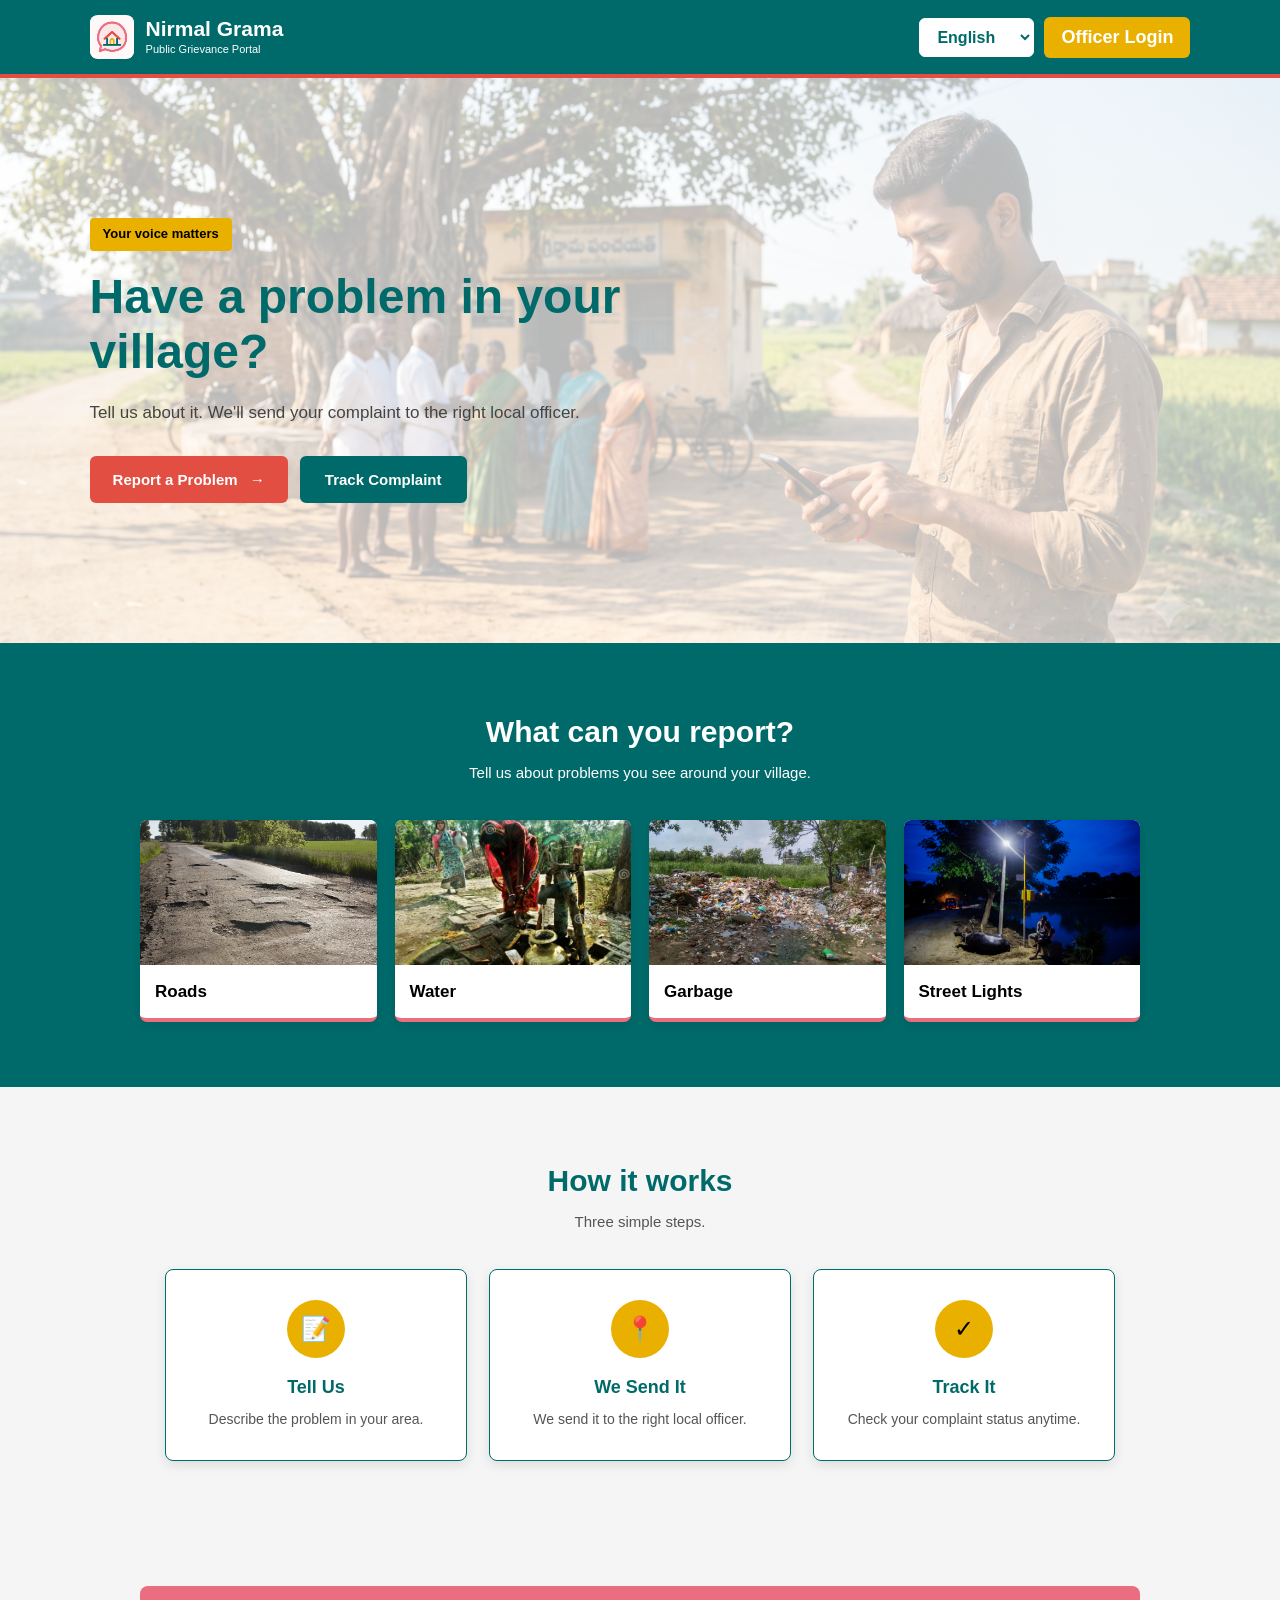
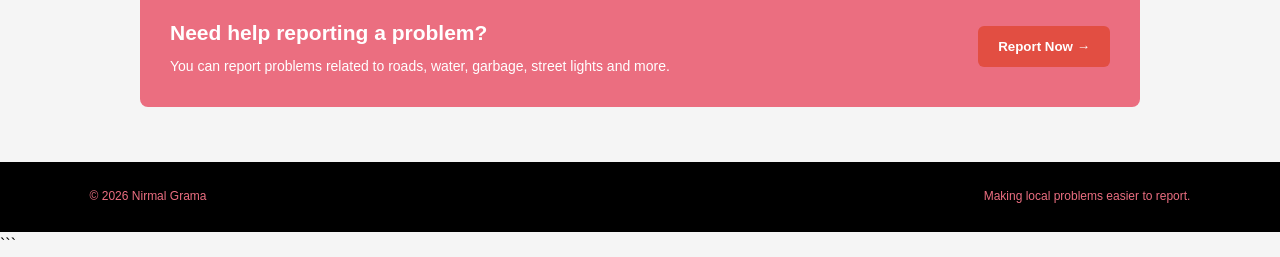
<file: index.html>
<!DOCTYPE html>

<html lang="en">

<head>
    <meta charset="UTF-8">
    <meta name="viewport" content="width=device-width, initial-scale=1.0">

<title>Nirmal Grama | Public Grievance Portal</title>

<link rel="stylesheet" href="style.css">


</head>

<body>
<!-- =========================
     HEADER
========================== -->

<header class="header">

    <div class="logo">

        <div class="logo-icon">
            <img src="images/logo-icon.png" alt="Nirmal Grama Logo">
        </div>

        <div class="logo-text">
            <h2 data-en="Nirmal Grama" data-te="నిర్మల్ గ్రామం">
                Nirmal Grama
            </h2>

            <p data-en="Public Grievance Portal"
               data-te="ప్రజా ఫిర్యాదుల పోర్టల్">
                Public Grievance Portal
            </p>
        </div>

    </div>


    <div class="header-buttons">

       <!-- Language Dropdown -->

    <select class="language-select" id="languageSelect" aria-label="Select language">
        <option value="en">English</option>
        <option value="te">తెలుగు</option>
    </select>


        <!-- Officer Login -->

        <button class="login-btn" id="loginBtn"
                data-en="Officer Login"
                data-te="అధికారి లాగిన్">

            Officer Login

        </button>

    </div>

</header>



<!-- =========================
     MAIN CONTENT
========================== -->

<main>


    <!-- =========================
         HERO SECTION
    ========================== -->

    <section class="hero">

        <div class="hero-content">

            <div class="welcome-tag"
                 data-en="Your voice matters"
                 data-te="మీ సమస్య ముఖ్యం">

                Your voice matters

            </div>


            <h1
                data-en="Have a problem in your village?"
                data-te="మీ గ్రామంలో సమస్య ఉందా?">

                Have a problem in your village?

            </h1>


            <p class="hero-text"
               data-en="Tell us about it. We'll send your complaint to the right local officer."
               data-te="సమస్య గురించి మాకు తెలియజేయండి. మీ ఫిర్యాదును సరైన స్థానిక అధికారికి పంపిస్తాము.">

                Tell us about it. We'll send your complaint
                to the right local officer.

            </p>


            <div class="hero-buttons">


                <!-- Report Button -->

                <button class="report-btn" id="reportBtn">

                    <span
                        data-en="Report a Problem"
                        data-te="సమస్యను తెలియజేయండి">

                        Report a Problem

                    </span>

                    <span class="arrow">
                        →
                    </span>

                </button>


                <!-- Track Button -->

                <button class="track-btn" id="trackBtn"
                        data-en="Track Complaint"
                        data-te="ఫిర్యాదును ట్రాక్ చేయండి">

                    Track Complaint

                </button>

            </div>

        </div>



        <!-- =========================
             HERO IMAGE
        ========================== -->

        <div class="hero-image">

            <!--
                REPLACE THIS IMAGE URL LATER
                WITH THE VILLAGE IMAGE YOU CHOOSE.
            -->

            <img
                src="images/Village-image.png"
                alt="Village landscape">

            

        </div>

    </section>



    <!-- =========================
         PROBLEMS SECTION
    ========================== -->

    <section class="problems-section">

        <div class="section-heading">

            <h2
                data-en="What can you report?"
                data-te="మీరు ఏమి తెలియజేయవచ్చు?">

                What can you report?

            </h2>

            <p
                data-en="Tell us about problems you see around your village."
                data-te="మీ గ్రామంలో కనిపించే సమస్యలను మాకు తెలియజేయండి.">

                Tell us about problems you see around your village.

            </p>

        </div>



        <div class="problem-grid">


            <div class="problem-card">

                <div class="problem-image">

                    <!-- Replace with your road image -->

                    <img
                        src="images/roads.png"
                        alt="Road">

                </div>

                <h3
                    data-en="Roads"
                    data-te="రోడ్లు">

                    Roads

                </h3>

            </div>



            <div class="problem-card">

                <div class="problem-image">

                    <!-- Replace with your water image -->

                    <img
                        src="images/water.png"
                        alt="Water">

                </div>

                <h3
                    data-en="Water"
                    data-te="నీరు">

                    Water

                </h3>

            </div>



            <div class="problem-card">

                <div class="problem-image">

                    <!-- Replace with your garbage image -->

                    <img
                        src="images/garbage.png"
                        alt="Garbage">

                </div>

                <h3
                    data-en="Garbage"
                    data-te="చెత్త">

                    Garbage

                </h3>

            </div>



            <div class="problem-card">

                <div class="problem-image">

                    <!-- Replace with your street light image -->

                    <img
                        src="images/street-lights.png"
                        alt="Street">

                </div>

                <h3
                    data-en="Street Lights"
                    data-te="వీధి దీపాలు">

                    Street Lights

                </h3>

            </div>

        </div>

    </section>



    <!-- =========================
         HOW IT WORKS
    ========================== -->

    <section class="how-section">

        <div class="section-heading">

            <h2
                data-en="How it works"
                data-te="ఇది ఎలా పనిచేస్తుంది">

                How it works

            </h2>

            <p
                data-en="Three simple steps."
                data-te="మూడు సులభమైన దశలు.">

                Three simple steps.

            </p>

        </div>



        <div class="steps">


            <!-- STEP 1 -->

            <div class="step-card">

                <div class="step-icon">
                    📝
                </div>

                <h3
                    data-en="Tell Us"
                    data-te="చెప్పండి">

                    Tell Us

                </h3>

                <p
                    data-en="Describe the problem in your area."
                    data-te="మీ ప్రాంతంలోని సమస్యను వివరించండి.">

                    Describe the problem in your area.

                </p>

            </div>



            <!-- STEP 2 -->

            <div class="step-card">


                <div class="step-icon">
                    📍
                </div>

                <h3
                    data-en="We Send It"
                    data-te="మేము పంపిస్తాము">

                    We Send It

                </h3>

                <p
                    data-en="We send it to the right local officer."
                    data-te="సరైన స్థానిక అధికారికి పంపిస్తాము.">

                    We send it to the right local officer.

                </p>

            </div>



            <!-- STEP 3 -->

            <div class="step-card">


                <div class="step-icon">
                    ✓
                </div>

                <h3
                    data-en="Track It"
                    data-te="ట్రాక్ చేయండి">

                    Track It

                </h3>

                <p
                    data-en="Check your complaint status anytime."
                    data-te="మీ ఫిర్యాదు స్థితిని ఎప్పుడైనా తెలుసుకోండి.">

                    Check your complaint status anytime.

                </p>

            </div>

        </div>

    </section>



    <!-- =========================
         HELP SECTION
    ========================== -->

    <section class="help-section">

        <div>

            <h2
                data-en="Need help reporting a problem?"
                data-te="సమస్యను తెలియజేయడానికి సహాయం కావాలా?">

                Need help reporting a problem?

            </h2>

            <p
                data-en="You can report problems related to roads, water, garbage, street lights and more."
                data-te="రోడ్లు, నీరు, చెత్త, వీధి దీపాలు మరియు ఇతర సమస్యలను తెలియజేయవచ్చు.">

                You can report problems related to roads,
                water, garbage, street lights and more.

            </p>

        </div>


        <button id="helpReportBtn"
                data-en="Report Now →"
                data-te="ఇప్పుడే తెలియజేయండి →">

            Report Now →

        </button>

    </section>
<!-- =========================
     CITIZEN LOGIN MODAL
========================== -->

<div class="modal-overlay" id="citizenLoginModal">

    <div class="login-modal">

        <!-- CLOSE BUTTON -->

        <button class="close-modal"
                id="closeCitizenLogin">

            ×

        </button>


        <!-- LOGIN ICON -->

        <div class="login-icon">
            👤
        </div>


        <!-- HEADING -->

        <h2
            data-en="Citizen Login"
            data-te="పౌర లాగిన్">

            Citizen Login

        </h2>


        <p class="login-subtitle"
           data-en="Enter your details to continue."
           data-te="కొనసాగించడానికి మీ వివరాలను నమోదు చేయండి.">

            Enter your details to continue.

        </p>


        <!-- NAME -->

        <div class="login-form-group">

            <label
                for="citizenName"
                data-en="Your Name"
                data-te="మీ పేరు">

                Your Name

            </label>

            <input
                type="text"
                id="citizenName"
                placeholder="Enter your name"
                data-placeholder-en="Enter your name"
                data-placeholder-te="మీ పేరు నమోదు చేయండి">

        </div>


        <!-- MOBILE NUMBER -->

        <div class="login-form-group">

            <label
                for="citizenMobile"
                data-en="Mobile Number"
                data-te="మొబైల్ నంబర్">

                Mobile Number

            </label>

            <input
                type="tel"
                id="citizenMobile"
                placeholder="Enter your mobile number"
                data-placeholder-en="Enter your mobile number"
                data-placeholder-te="మీ మొబైల్ నంబర్ నమోదు చేయండి"
                maxlength="10">

        </div>
        <!-- CONTINUE -->

        <button
            type="button"
            class="continue-btn"
            id="citizenContinueBtn"
            data-en="Continue"
            data-te="కొనసాగించండి">

            Continue

        </button>

        <!-- NOTE -->

            <p class="login-note"
            data-en="Your information is used only to help process your complaints."
            data-te="మీ ఫిర్యాదులను నిర్వహించడానికి మాత్రమే మీ సమాచారాన్ని ఉపయోగిస్తాము.">

            Your information is used only to help process your complaints.

            </p>

        </div>

    </div>

<!-- ========================================
     OFFICER LOGIN MODAL
========================================= -->

<div class="modal-overlay" id="officerLoginModal">

    <div class="login-modal">

        <!-- Close Button -->

        <button
            class="close-modal"
            id="closeOfficerLogin">

            &times;

        </button>


        <!-- Icon -->

        <div class="login-icon">
            👨‍💼
        </div>


        <!-- Heading -->

        <h2
            data-en="Officer Login"
            data-te="అధికారి లాగిన్">

            Officer Login

        </h2>


        <p
            data-en="Enter your details to continue."
            data-te="కొనసాగడానికి మీ వివరాలను నమోదు చేయండి.">

            Enter your details to continue.

        </p>


        <!-- Officer Name -->

        <div class="login-form-group">

            <label
                for="officerLoginName"
                data-en="Full Name"
                data-te="పూర్తి పేరు">

                Full Name

            </label>

            <input
                type="text"
                id="officerLoginName"
                placeholder="Enter your name"
                data-placeholder-en="Enter your name"
                data-placeholder-te="మీ పేరు నమోదు చేయండి">

        </div>


        <!-- Officer Email -->

        <div class="login-form-group">

            <label
                for="officerLoginEmail"
                data-en="Email Address"
                data-te="ఇమెయిల్ చిరునామా">

                Email Address

            </label>

            <input
                type="email"
                id="officerLoginEmail"
                placeholder="Enter your email"
                data-placeholder-en="Enter your email"
                data-placeholder-te="మీ ఇమెయిల్ నమోదు చేయండి">

        </div>


        <!-- Officer Area -->

        <div class="login-form-group">

            <label
                for="officerLoginArea"
                data-en="Your Area"
                data-te="మీ ప్రాంతం">

                Your Area

            </label>

            <input
                type="text"
                id="officerLoginArea"
                placeholder="Enter your area"
                data-placeholder-en="Enter your area"
                data-placeholder-te="మీ ప్రాంతాన్ని నమోదు చేయండి">

        </div>


        <!-- Continue -->

        <button
            class="continue-btn"
            id="officerContinueBtn"
            data-en="Continue"
            data-te="కొనసాగించండి">

            Continue

        </button>

    </div>

</div>

<!-- =========================
     FOOTER
========================== -->

<footer class="footer">

    <p
        data-en="© 2026 Nirmal Grama"
        data-te="© 2026 నిర్మల్ గ్రామం">

        © 2026 Nirmal Grama

    </p>

    <p
        data-en="Making local problems easier to report."
        data-te="స్థానిక సమస్యలను సులభంగా తెలియజేయడానికి.">

        Making local problems easier to report.

    </p>

</footer>



<!-- JavaScript -->

<script src="script.js"></script>
```

</body>

</html>
</file>
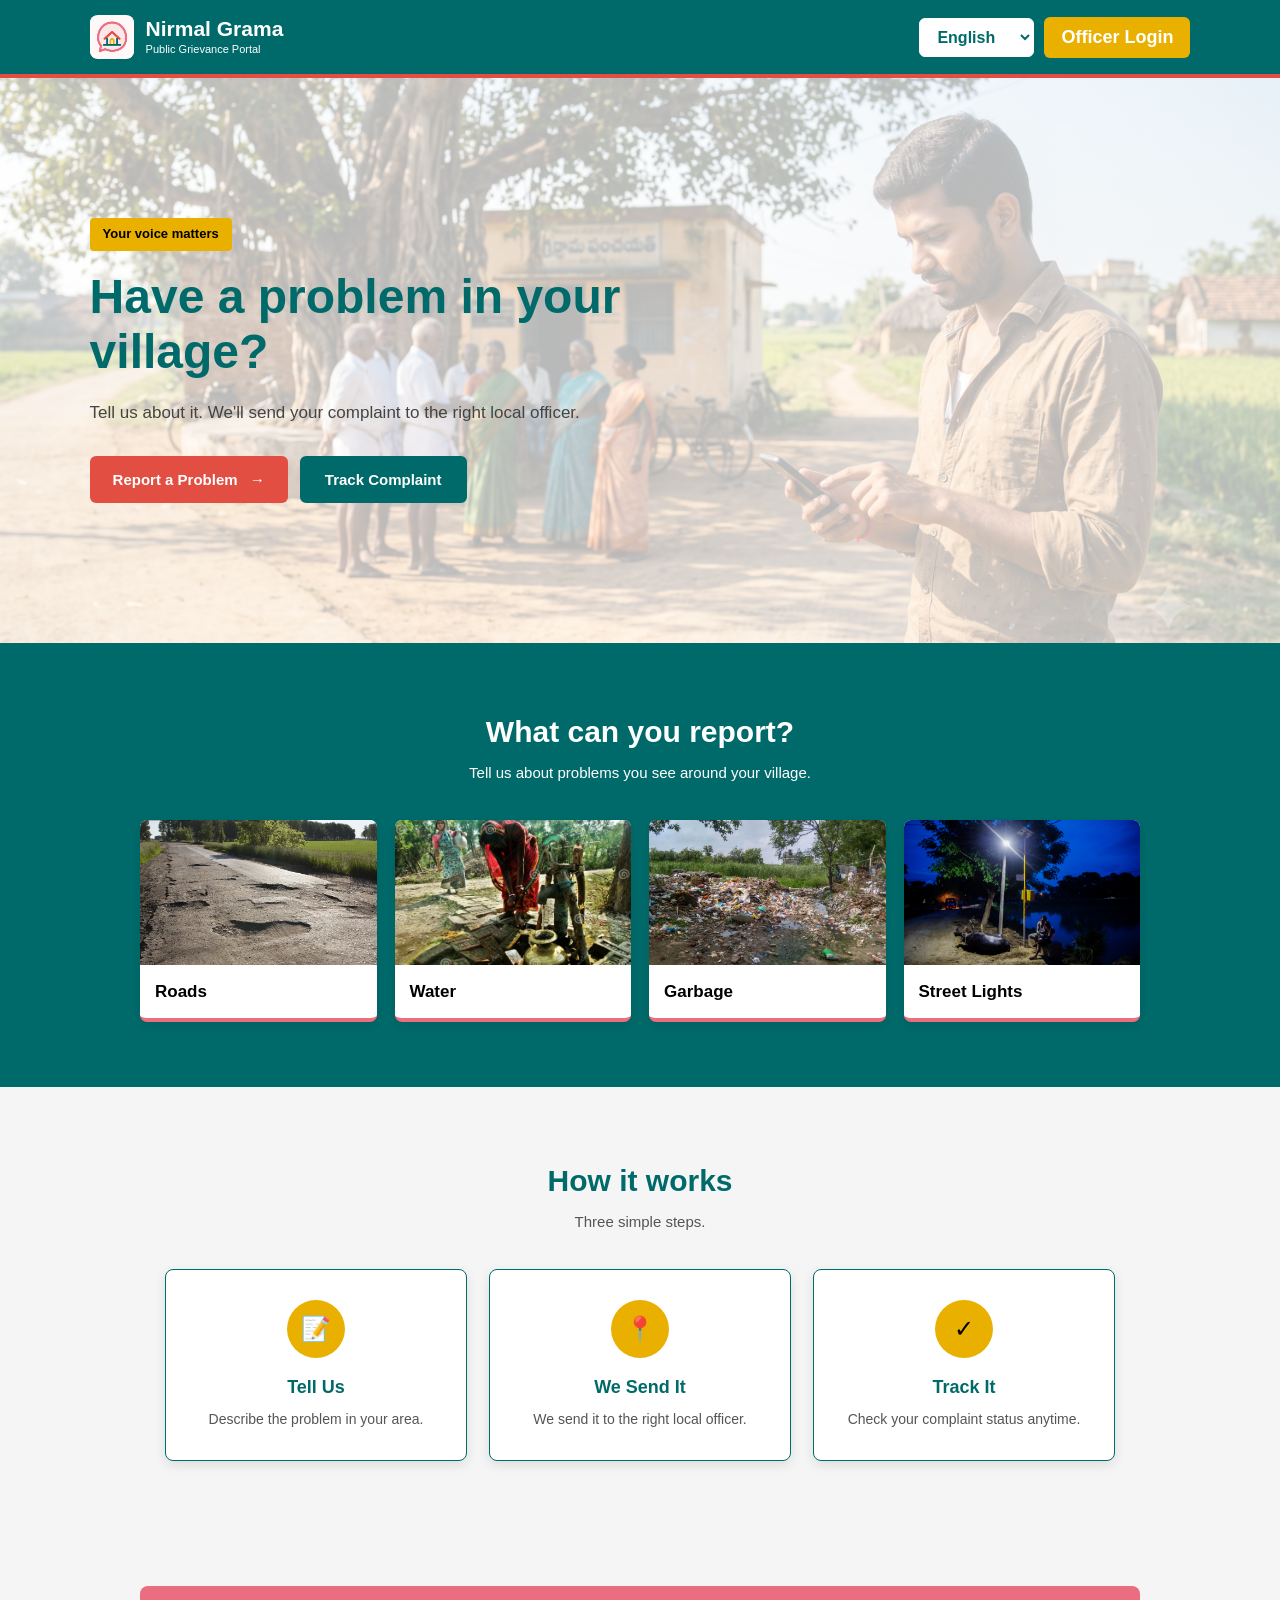
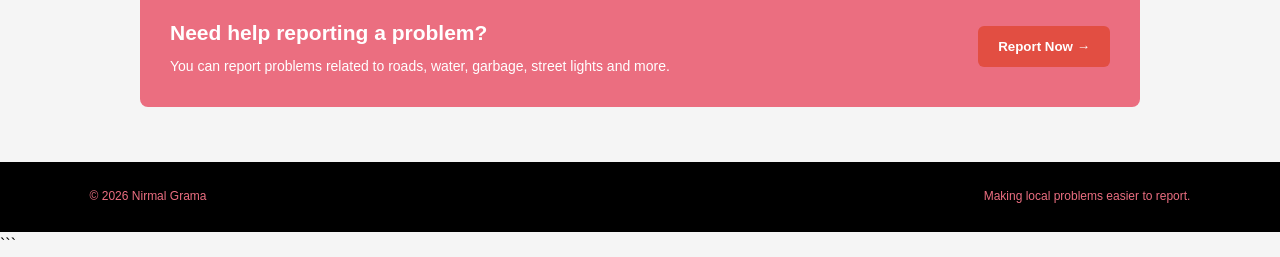
<file: Home/index.html>
<!DOCTYPE html>

<html lang="en">

<head>
    <meta charset="UTF-8">
    <meta name="viewport" content="width=device-width, initial-scale=1.0">

<title>Nirmal Grama | Public Grievance Portal</title>

<link rel="stylesheet" href="style.css">


</head>

<body>
<!-- =========================
     HEADER
========================== -->

<header class="header">

    <div class="logo">

        <div class="logo-icon">
            <img src="../images/logo-icon.png" alt="Nirmal Grama Logo">
        </div>

        <div class="logo-text">
            <h2 data-en="Nirmal Grama" data-te="నిర్మల్ గ్రామం">
                Nirmal Grama
            </h2>

            <p data-en="Public Grievance Portal"
               data-te="ప్రజా ఫిర్యాదుల పోర్టల్">
                Public Grievance Portal
            </p>
        </div>

    </div>


    <div class="header-buttons">

       <!-- Language Dropdown -->

    <select class="language-select" id="languageSelect" aria-label="Select language">
        <option value="en">English</option>
        <option value="te">తెలుగు</option>
    </select>


        <!-- Officer Login -->

        <button class="login-btn" id="loginBtn"
                data-en="Officer Login"
                data-te="అధికారి లాగిన్">

            Officer Login

        </button>

    </div>

</header>



<!-- =========================
     MAIN CONTENT
========================== -->

<main>


    <!-- =========================
         HERO SECTION
    ========================== -->

    <section class="hero">

        <div class="hero-content">

            <div class="welcome-tag"
                 data-en="Your voice matters"
                 data-te="మీ సమస్య ముఖ్యం">

                Your voice matters

            </div>


            <h1
                data-en="Have a problem in your village?"
                data-te="మీ గ్రామంలో సమస్య ఉందా?">

                Have a problem in your village?

            </h1>


            <p class="hero-text"
               data-en="Tell us about it. We'll send your complaint to the right local officer."
               data-te="సమస్య గురించి మాకు తెలియజేయండి. మీ ఫిర్యాదును సరైన స్థానిక అధికారికి పంపిస్తాము.">

                Tell us about it. We'll send your complaint
                to the right local officer.

            </p>


            <div class="hero-buttons">


                <!-- Report Button -->

                <button class="report-btn" id="reportBtn">

                    <span
                        data-en="Report a Problem"
                        data-te="సమస్యను తెలియజేయండి">

                        Report a Problem

                    </span>

                    <span class="arrow">
                        →
                    </span>

                </button>


                <!-- Track Button -->

                <button class="track-btn" id="trackBtn"
                        data-en="Track Complaint"
                        data-te="ఫిర్యాదును ట్రాక్ చేయండి">

                    Track Complaint

                </button>

            </div>

        </div>



        <!-- =========================
             HERO IMAGE
        ========================== -->

        <div class="hero-image">

            <!--
                REPLACE THIS IMAGE URL LATER
                WITH THE VILLAGE IMAGE YOU CHOOSE.
            -->

            <img
                src="../images/Village-image.png"
                alt="Village landscape">

            

        </div>

    </section>



    <!-- =========================
         PROBLEMS SECTION
    ========================== -->

    <section class="problems-section">

        <div class="section-heading">

            <h2
                data-en="What can you report?"
                data-te="మీరు ఏమి తెలియజేయవచ్చు?">

                What can you report?

            </h2>

            <p
                data-en="Tell us about problems you see around your village."
                data-te="మీ గ్రామంలో కనిపించే సమస్యలను మాకు తెలియజేయండి.">

                Tell us about problems you see around your village.

            </p>

        </div>



        <div class="problem-grid">


            <div class="problem-card">

                <div class="problem-image">

                    <!-- Replace with your road image -->

                    <img
                        src="../images/roads.png"
                        alt="Road">

                </div>

                <h3
                    data-en="Roads"
                    data-te="రోడ్లు">

                    Roads

                </h3>

            </div>



            <div class="problem-card">

                <div class="problem-image">

                    <!-- Replace with your water image -->

                    <img
                        src="../images/water.png"
                        alt="Water">

                </div>

                <h3
                    data-en="Water"
                    data-te="నీరు">

                    Water

                </h3>

            </div>



            <div class="problem-card">

                <div class="problem-image">

                    <!-- Replace with your garbage image -->

                    <img
                        src="../images/garbage.png"
                        alt="Garbage">

                </div>

                <h3
                    data-en="Garbage"
                    data-te="చెత్త">

                    Garbage

                </h3>

            </div>



            <div class="problem-card">

                <div class="problem-image">

                    <!-- Replace with your street light image -->

                    <img
                        src="../images/street-lights.png"
                        alt="Street">

                </div>

                <h3
                    data-en="Street Lights"
                    data-te="వీధి దీపాలు">

                    Street Lights

                </h3>

            </div>

        </div>

    </section>



    <!-- =========================
         HOW IT WORKS
    ========================== -->

    <section class="how-section">

        <div class="section-heading">

            <h2
                data-en="How it works"
                data-te="ఇది ఎలా పనిచేస్తుంది">

                How it works

            </h2>

            <p
                data-en="Three simple steps."
                data-te="మూడు సులభమైన దశలు.">

                Three simple steps.

            </p>

        </div>



        <div class="steps">


            <!-- STEP 1 -->

            <div class="step-card">

                <div class="step-icon">
                    📝
                </div>

                <h3
                    data-en="Tell Us"
                    data-te="చెప్పండి">

                    Tell Us

                </h3>

                <p
                    data-en="Describe the problem in your area."
                    data-te="మీ ప్రాంతంలోని సమస్యను వివరించండి.">

                    Describe the problem in your area.

                </p>

            </div>



            <!-- STEP 2 -->

            <div class="step-card">


                <div class="step-icon">
                    📍
                </div>

                <h3
                    data-en="We Send It"
                    data-te="మేము పంపిస్తాము">

                    We Send It

                </h3>

                <p
                    data-en="We send it to the right local officer."
                    data-te="సరైన స్థానిక అధికారికి పంపిస్తాము.">

                    We send it to the right local officer.

                </p>

            </div>



            <!-- STEP 3 -->

            <div class="step-card">


                <div class="step-icon">
                    ✓
                </div>

                <h3
                    data-en="Track It"
                    data-te="ట్రాక్ చేయండి">

                    Track It

                </h3>

                <p
                    data-en="Check your complaint status anytime."
                    data-te="మీ ఫిర్యాదు స్థితిని ఎప్పుడైనా తెలుసుకోండి.">

                    Check your complaint status anytime.

                </p>

            </div>

        </div>

    </section>



    <!-- =========================
         HELP SECTION
    ========================== -->

    <section class="help-section">

        <div>

            <h2
                data-en="Need help reporting a problem?"
                data-te="సమస్యను తెలియజేయడానికి సహాయం కావాలా?">

                Need help reporting a problem?

            </h2>

            <p
                data-en="You can report problems related to roads, water, garbage, street lights and more."
                data-te="రోడ్లు, నీరు, చెత్త, వీధి దీపాలు మరియు ఇతర సమస్యలను తెలియజేయవచ్చు.">

                You can report problems related to roads,
                water, garbage, street lights and more.

            </p>

        </div>


        <button id="helpReportBtn"
                data-en="Report Now →"
                data-te="ఇప్పుడే తెలియజేయండి →">

            Report Now →

        </button>

    </section>
<!-- =========================
     CITIZEN LOGIN MODAL
========================== -->

<div class="modal-overlay" id="citizenLoginModal">

    <div class="login-modal">

        <!-- CLOSE BUTTON -->

        <button class="close-modal"
                id="closeCitizenLogin">

            ×

        </button>


        <!-- LOGIN ICON -->

        <div class="login-icon">
            👤
        </div>


        <!-- HEADING -->

        <h2
            data-en="Citizen Login"
            data-te="పౌర లాగిన్">

            Citizen Login

        </h2>


        <p class="login-subtitle"
           data-en="Enter your details to continue."
           data-te="కొనసాగించడానికి మీ వివరాలను నమోదు చేయండి.">

            Enter your details to continue.

        </p>


        <!-- NAME -->

        <div class="login-form-group">

            <label
                for="citizenName"
                data-en="Your Name"
                data-te="మీ పేరు">

                Your Name

            </label>

            <input
                type="text"
                id="citizenName"
                placeholder="Enter your name"
                data-placeholder-en="Enter your name"
                data-placeholder-te="మీ పేరు నమోదు చేయండి">

        </div>


        <!-- MOBILE NUMBER -->

        <div class="login-form-group">

            <label
                for="citizenMobile"
                data-en="Mobile Number"
                data-te="మొబైల్ నంబర్">

                Mobile Number

            </label>

            <input
                type="tel"
                id="citizenMobile"
                placeholder="Enter your mobile number"
                data-placeholder-en="Enter your mobile number"
                data-placeholder-te="మీ మొబైల్ నంబర్ నమోదు చేయండి"
                maxlength="10">

        </div>
        <!-- CONTINUE -->

        <button
            type="button"
            class="continue-btn"
            id="citizenContinueBtn"
            data-en="Continue"
            data-te="కొనసాగించండి">

            Continue

        </button>

        <!-- NOTE -->

            <p class="login-note"
            data-en="Your information is used only to help process your complaints."
            data-te="మీ ఫిర్యాదులను నిర్వహించడానికి మాత్రమే మీ సమాచారాన్ని ఉపయోగిస్తాము.">

            Your information is used only to help process your complaints.

            </p>

        </div>

    </div>

<!-- ========================================
     OFFICER LOGIN MODAL
========================================= -->

<div class="modal-overlay" id="officerLoginModal">

    <div class="login-modal">

        <!-- Close Button -->

        <button
            class="close-modal"
            id="closeOfficerLogin">

            &times;

        </button>


        <!-- Icon -->

        <div class="login-icon">
            👨‍💼
        </div>


        <!-- Heading -->

        <h2
            data-en="Officer Login"
            data-te="అధికారి లాగిన్">

            Officer Login

        </h2>


        <p
            data-en="Enter your details to continue."
            data-te="కొనసాగడానికి మీ వివరాలను నమోదు చేయండి.">

            Enter your details to continue.

        </p>


        <!-- Officer Name -->

        <div class="login-form-group">

            <label
                for="officerLoginName"
                data-en="Full Name"
                data-te="పూర్తి పేరు">

                Full Name

            </label>

            <input
                type="text"
                id="officerLoginName"
                placeholder="Enter your name"
                data-placeholder-en="Enter your name"
                data-placeholder-te="మీ పేరు నమోదు చేయండి">

        </div>


        <!-- Officer Email -->

        <div class="login-form-group">

            <label
                for="officerLoginEmail"
                data-en="Email Address"
                data-te="ఇమెయిల్ చిరునామా">

                Email Address

            </label>

            <input
                type="email"
                id="officerLoginEmail"
                placeholder="Enter your email"
                data-placeholder-en="Enter your email"
                data-placeholder-te="మీ ఇమెయిల్ నమోదు చేయండి">

        </div>


        <!-- Officer Area -->

        <div class="login-form-group">

            <label
                for="officerLoginArea"
                data-en="Your Area"
                data-te="మీ ప్రాంతం">

                Your Area

            </label>

            <input
                type="text"
                id="officerLoginArea"
                placeholder="Enter your area"
                data-placeholder-en="Enter your area"
                data-placeholder-te="మీ ప్రాంతాన్ని నమోదు చేయండి">

        </div>


        <!-- Continue -->

        <button
            class="continue-btn"
            id="officerContinueBtn"
            data-en="Continue"
            data-te="కొనసాగించండి">

            Continue

        </button>

    </div>

</div>

<!-- =========================
     FOOTER
========================== -->

<footer class="footer">

    <p
        data-en="© 2026 Nirmal Grama"
        data-te="© 2026 నిర్మల్ గ్రామం">

        © 2026 Nirmal Grama

    </p>

    <p
        data-en="Making local problems easier to report."
        data-te="స్థానిక సమస్యలను సులభంగా తెలియజేయడానికి.">

        Making local problems easier to report.

    </p>

</footer>



<!-- JavaScript -->

<script src="script.js"></script>
```

</body>

</html>
</file>
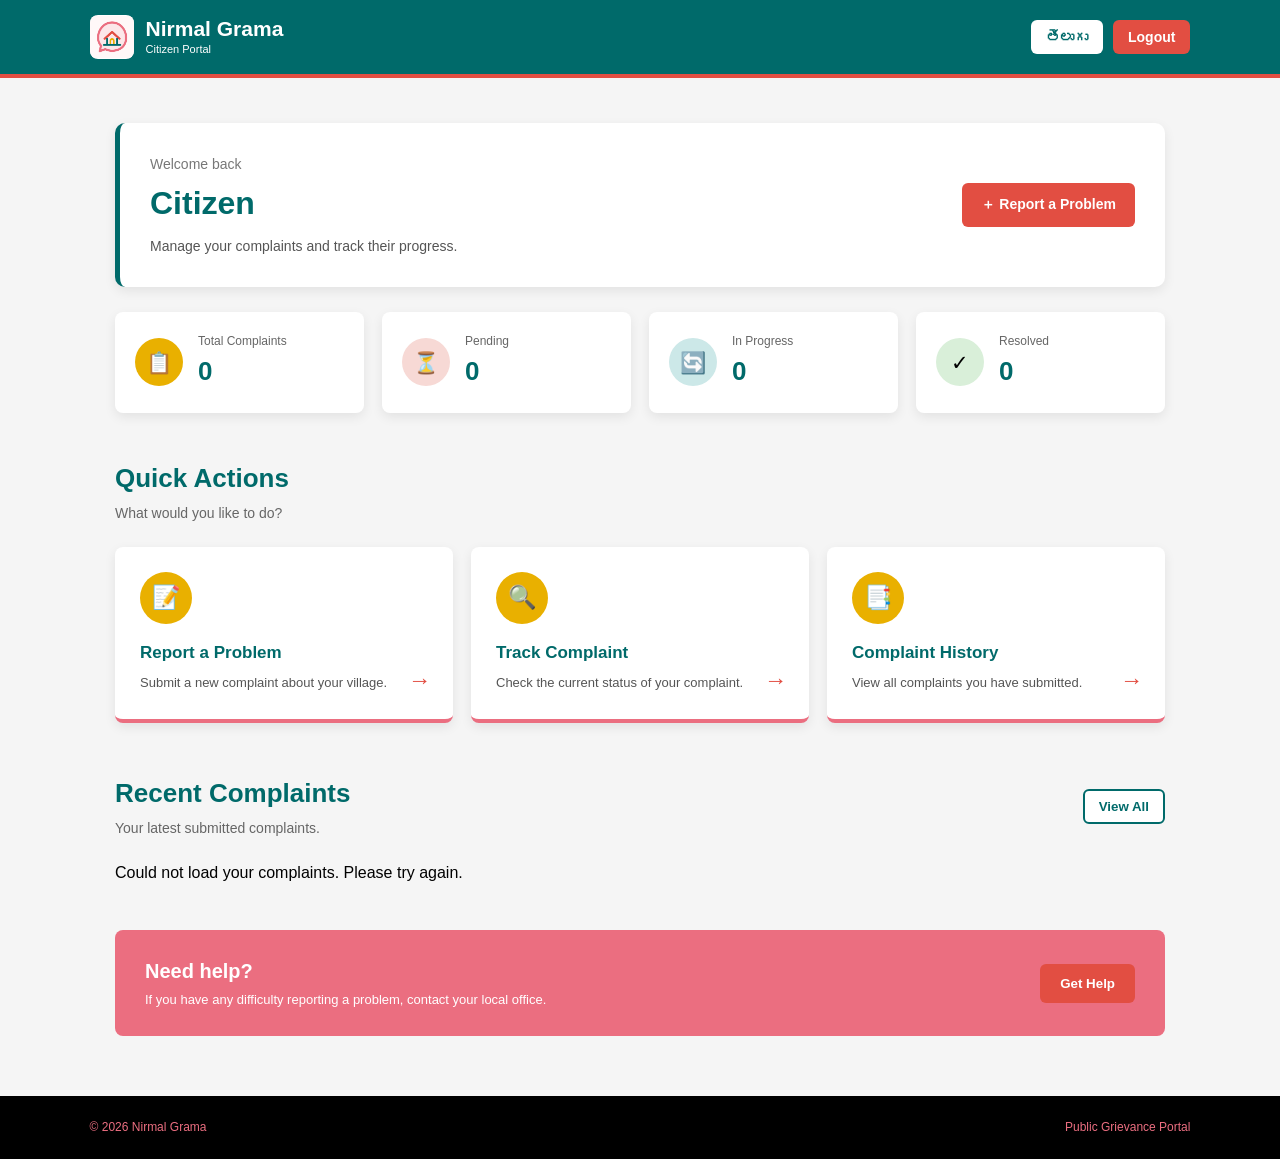
<file: citizen/dashboard/citizen-dashboard.html>
<!DOCTYPE html>

<html lang="en">

<head>
<meta charset="UTF-8">

<meta name="viewport"
      content="width=device-width, initial-scale=1.0">

<title>Nirmal Grama | Citizen Dashboard</title>

<link rel="stylesheet"
      href="citizen-dashboard.css">

</head>

<body>

<!-- ========================================
     HEADER
========================================= -->

<header class="dashboard-header">

<div class="dashboard-logo">

    <div class="logo-icon">

        <img src="../../images/logo-icon.png"
             alt="Nirmal Grama Logo">

    </div>

    <div>

        <h2>Nirmal Grama</h2>

        <p data-en="Citizen Portal"
           data-te="పౌర పోర్టల్">

            Citizen Portal

        </p>

    </div>

</div>


<div class="header-actions">

    <button class="language-btn"
            id="languageBtn">

        తెలుగు

    </button>


    <button class="logout-btn"
            id="logoutBtn"
            data-en="Logout"
            data-te="లాగ్ అవుట్">

        Logout

    </button>

</div>

</header>


<!-- ========================================
     MAIN DASHBOARD
========================================= -->

<main class="dashboard-container">


<!-- ====================================
     WELCOME
===================================== -->

<section class="welcome-section">

    <div>

        <p class="welcome-small"
           data-en="Welcome back"
           data-te="స్వాగతం">

            Welcome back

        </p>


        <h1 id="citizenWelcome">

            Citizen

        </h1>


        <p class="welcome-text"
           data-en="Manage your complaints and track their progress."
           data-te="మీ ఫిర్యాదులను నిర్వహించండి మరియు వాటి పురోగతిని ట్రాక్ చేయండి.">

            Manage your complaints and track their progress.

        </p>

    </div>


    <button class="report-new-btn"
            id="reportNewBtn">

        <span>＋</span>

        <span data-en="Report a Problem"
              data-te="సమస్యను తెలియజేయండి">

            Report a Problem

        </span>

    </button>

</section>



<!-- ====================================
     STATISTICS
===================================== -->

<section class="stats-grid">


    <div class="stat-card">

        <div class="stat-icon total-icon">

            📋

        </div>

        <div>

            <p data-en="Total Complaints"
               data-te="మొత్తం ఫిర్యాదులు">

                Total Complaints

            </p>

            <h2 id="totalComplaints">

                0

            </h2>

        </div>

    </div>



    <div class="stat-card">

        <div class="stat-icon pending-icon">

            ⏳

        </div>

        <div>

            <p data-en="Pending"
               data-te="పెండింగ్">

                Pending

            </p>

            <h2 id="pendingComplaints">

                0

            </h2>

        </div>

    </div>



    <div class="stat-card">

        <div class="stat-icon progress-icon">

            🔄

        </div>

        <div>

            <p data-en="In Progress"
               data-te="పురోగతిలో">

                In Progress

            </p>

            <h2 id="progressComplaints">

                0

            </h2>

        </div>

    </div>



    <div class="stat-card">

        <div class="stat-icon resolved-icon">

            ✓

        </div>

        <div>

            <p data-en="Resolved"
               data-te="పరిష్కరించబడినవి">

                Resolved

            </p>

            <h2 id="resolvedComplaints">

                0

            </h2>

        </div>

    </div>

</section>



<!-- ====================================
     QUICK ACTIONS
===================================== -->

<section class="quick-section">

    <div class="section-title">

        <h2 data-en="Quick Actions"
            data-te="త్వరిత చర్యలు">

            Quick Actions

        </h2>

        <p data-en="What would you like to do?"
           data-te="మీరు ఏమి చేయాలనుకుంటున్నారు?">

            What would you like to do?

        </p>

    </div>


    <div class="quick-grid">


        <!-- REPORT -->

        <div class="quick-card"
             id="quickReport">

            <div class="quick-icon">

                📝

            </div>

            <h3 data-en="Report a Problem"
                data-te="సమస్యను తెలియజేయండి">

                Report a Problem

            </h3>

            <p data-en="Submit a new complaint about your village."
               data-te="మీ గ్రామంలోని కొత్త సమస్యను తెలియజేయండి.">

                Submit a new complaint about your village.

            </p>

            <span class="quick-arrow">

                →

            </span>

        </div>



        <!-- TRACK -->

        <div class="quick-card"
             id="quickTrack">

            <div class="quick-icon">

                🔍

            </div>

            <h3 data-en="Track Complaint"
                data-te="ఫిర్యాదును ట్రాక్ చేయండి">

                Track Complaint

            </h3>

            <p data-en="Check the current status of your complaint."
               data-te="మీ ఫిర్యాదు ప్రస్తుత స్థితిని తెలుసుకోండి.">

                Check the current status of your complaint.

            </p>

            <span class="quick-arrow">

                →

            </span>

        </div>



        <!-- HISTORY -->

        <div class="quick-card"
             id="quickHistory">

            <div class="quick-icon">

                📑

            </div>

            <h3 data-en="Complaint History"
                data-te="ఫిర్యాదుల చరిత్ర">

                Complaint History

            </h3>

            <p data-en="View all complaints you have submitted."
               data-te="మీరు సమర్పించిన అన్ని ఫిర్యాదులను చూడండి.">

                View all complaints you have submitted.

            </p>

            <span class="quick-arrow">

                →

            </span>

        </div>

    </div>

</section>



<!-- ====================================
     RECENT COMPLAINTS
===================================== -->

<section class="complaints-section">


    <div class="section-heading-row">

        <div>

            <h2 data-en="Recent Complaints"
                data-te="ఇటీవలి ఫిర్యాదులు">

                Recent Complaints

            </h2>

            <p data-en="Your latest submitted complaints."
               data-te="మీరు ఇటీవల సమర్పించిన ఫిర్యాదులు.">

                Your latest submitted complaints.

            </p>

        </div>


        <button id="viewAllBtn"
                data-en="View All"
                data-te="అన్నీ చూడండి">

            View All

        </button>

    </div>



    <!-- ====================================
         COMPLAINT LIST
    ===================================== -->

    <div class="complaint-list"
         id="complaintList">

        <!--
            Complaint cards are generated
            automatically by citizen-dashboard.js
        -->

    </div>


</section>



<!-- ====================================
     HELP
===================================== -->

<section class="dashboard-help">

    <div>

        <h2 data-en="Need help?"
            data-te="సహాయం కావాలా?">

            Need help?

        </h2>

        <p data-en="If you have any difficulty reporting a problem, contact your local office."
           data-te="సమస్యను తెలియజేయడంలో ఇబ్బంది ఉంటే మీ స్థానిక కార్యాలయాన్ని సంప్రదించండి.">

            If you have any difficulty reporting a problem,
            contact your local office.

        </p>

    </div>


    <button id="helpBtn"
            data-en="Get Help"
            data-te="సహాయం పొందండి">

        Get Help

    </button>

</section>

</main>


<!-- ========================================
     FOOTER
========================================= -->

<footer class="dashboard-footer">

<p>

    © 2026 Nirmal Grama

</p>

<p data-en="Public Grievance Portal"
   data-te="ప్రజా ఫిర్యాదుల పోర్టల్">

    Public Grievance Portal

</p>

</footer>


<script src="citizen-dashboard.js"></script>

</body>

</html>
</file>
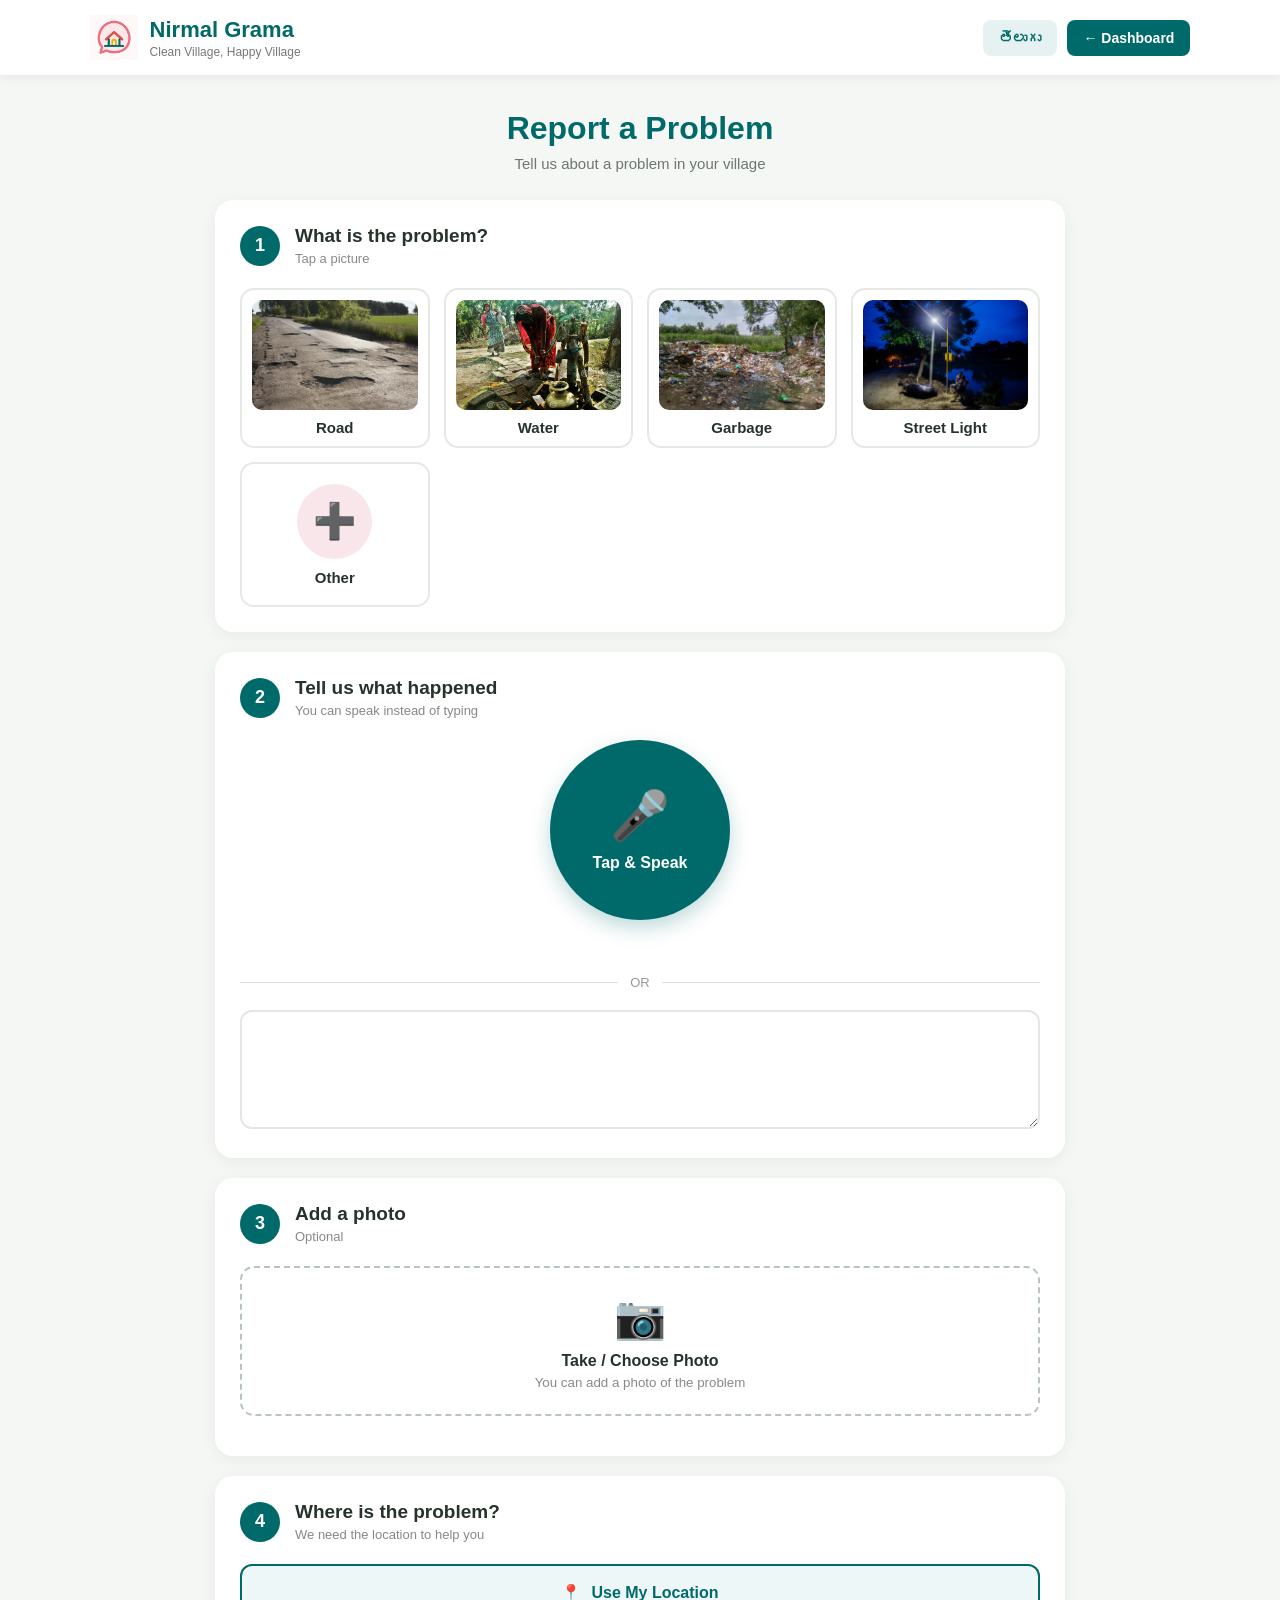
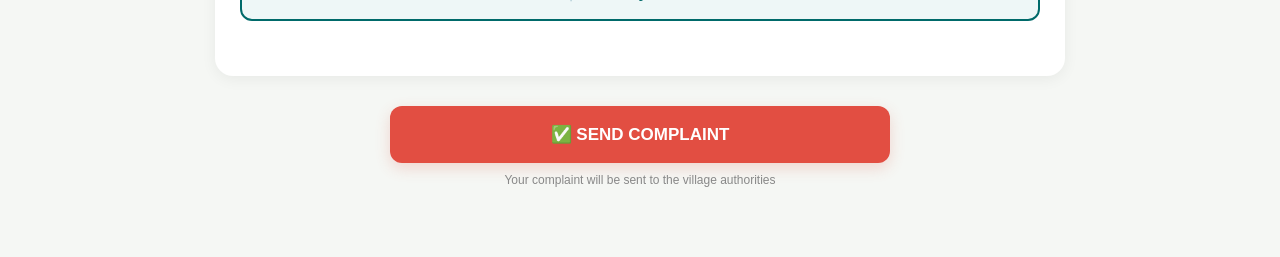
<file: citizen/report/report.html>
<!DOCTYPE html>
<html lang="en">
<head>
    <meta charset="UTF-8">
    <meta name="viewport" content="width=device-width, initial-scale=1.0">

    <title>Nirmal Grama - Report a Problem</title>

    <link rel="stylesheet" href="report.css">
</head>

<body>

    <!-- ============================= -->
    <!-- HEADER -->
    <!-- ============================= -->

    <header class="header">

        <div class="logo-section">

            <img src="../../images/logo-icon.png" alt="Nirmal Grama Logo">

            <div>
                <h1>Nirmal Grama</h1>
                <p data-en="Clean Village, Happy Village"
                   data-te="పరిశుభ్రమైన గ్రామం, సంతోషకరమైన గ్రామం">
                    Clean Village, Happy Village
                </p>
            </div>

        </div>

        <div class="header-actions">

            <button id="languageBtn" class="language-btn">
                తెలుగు
            </button>

            <button id="backBtn" class="back-btn"
                    data-en="← Dashboard"
                    data-te="← డాష్‌బోర్డ్">
                ← Dashboard
            </button>

        </div>

    </header>


    <!-- ============================= -->
    <!-- MAIN -->
    <!-- ============================= -->

    <main class="report-container">

        <!-- PAGE TITLE -->

        <section class="page-heading">

            <h2 data-en="Report a Problem"
                data-te="సమస్యను నివేదించండి">
                Report a Problem
            </h2>

            <p data-en="Tell us about a problem in your village"
               data-te="మీ గ్రామంలోని సమస్య గురించి మాకు చెప్పండి">
                Tell us about a problem in your village
            </p>

        </section>


        <!-- ============================= -->
        <!-- STEP 1 : CATEGORY -->
        <!-- ============================= -->

        <section class="report-card">

            <div class="step-title">

                <span class="step-number">1</span>

                <div>
                    <h3 data-en="What is the problem?"
                        data-te="సమస్య ఏమిటి?">
                        What is the problem?
                    </h3>

                    <p data-en="Tap a picture"
                       data-te="చిత్రాన్ని ఎంచుకోండి">
                        Tap a picture
                    </p>
                </div>

            </div>


            <div class="category-grid">

                <button class="category-card" data-category="Road">

                    <div class="category-image">
                        <img src="../../images/roads.png" alt="Road">
                    </div>

                    <span data-en="Road"
                          data-te="రోడ్డు">
                        Road
                    </span>

                </button>


                <button class="category-card" data-category="Water">

                    <div class="category-image">
                        <img src="../../images/water.png" alt="Water">
                    </div>

                    <span data-en="Water"
                          data-te="నీరు">
                        Water
                    </span>

                </button>


                <button class="category-card" data-category="Garbage">

                    <div class="category-image">
                        <img src="../../images/garbage.png" alt="Garbage">
                    </div>

                    <span data-en="Garbage"
                          data-te="చెత్త">
                        Garbage
                    </span>

                </button>


                <button class="category-card" data-category="Street Light">

                    <div class="category-image">
                        <img src="../../images/street-lights.png" alt="Street Light">
                    </div>

                    <span data-en="Street Light"
                          data-te="వీధి దీపం">
                        Street Light
                    </span>

                </button>


                <button class="category-card other-category"
                        data-category="Other">

                    <div class="other-icon">
                        ➕
                    </div>

                    <span data-en="Other"
                          data-te="ఇతర">
                        Other
                    </span>

                </button>

            </div>

        </section>


        <!-- ============================= -->
        <!-- STEP 2 : VOICE -->
        <!-- ============================= -->

        <section class="report-card">

            <div class="step-title">

                <span class="step-number">2</span>

                <div>
                    <h3 data-en="Tell us what happened"
                        data-te="ఏం జరిగిందో చెప్పండి">
                        Tell us what happened
                    </h3>

                    <p data-en="You can speak instead of typing"
                       data-te="టైప్ చేయకుండా మాట్లాడవచ్చు">
                        You can speak instead of typing
                    </p>
                </div>

            </div>


            <div class="voice-section">

                <button id="voiceBtn" class="voice-button">

                    <span class="mic-icon">🎤</span>

                    <span id="voiceText"
                          data-en="Tap & Speak"
                          data-te="నొక్కి మాట్లాడండి">
                        Tap & Speak
                    </span>

                </button>

                <p id="voiceStatus" class="voice-status"></p>

            </div>


            <div class="or-divider">

                <span data-en="OR"
                      data-te="లేదా">
                    OR
                </span>

            </div>


            <textarea
                id="complaintText"
                rows="5"
                data-placeholder-en="Type your complaint here..."
                data-placeholder-te="మీ సమస్యను ఇక్కడ టైప్ చేయండి..."
                placeholder="Type your complaint here...">
            </textarea>

        </section>


        <!-- ============================= -->
        <!-- STEP 3 : PHOTO -->
        <!-- ============================= -->

        <section class="report-card">

            <div class="step-title">

                <span class="step-number">3</span>

                <div>
                    <h3 data-en="Add a photo"
                        data-te="ఫోటో జోడించండి">
                        Add a photo
                    </h3>

                    <p data-en="Optional"
                       data-te="ఐచ్ఛికం">
                        Optional
                    </p>
                </div>

            </div>


            <label for="photoInput" class="photo-upload">

                <span class="camera-icon">📷</span>

                <strong data-en="Take / Choose Photo"
                        data-te="ఫోటో తీయండి / ఎంచుకోండి">
                    Take / Choose Photo
                </strong>

                <small data-en="You can add a photo of the problem"
                       data-te="సమస్య యొక్క ఫోటోను జోడించవచ్చు">
                    You can add a photo of the problem
                </small>

            </label>

            <input
                type="file"
                id="photoInput"
                accept="image/*"
                capture="environment"
                hidden
            >

            <div id="photoPreview" class="photo-preview"></div>

        </section>


        <!-- ============================= -->
        <!-- STEP 4 : LOCATION -->
        <!-- ============================= -->

        <section class="report-card">

            <div class="step-title">

                <span class="step-number">4</span>

                <div>
                    <h3 data-en="Where is the problem?"
                        data-te="సమస్య ఎక్కడ ఉంది?">
                        Where is the problem?
                    </h3>

                    <p data-en="We need the location to help you"
                       data-te="మీకు సహాయం చేయడానికి స్థానం అవసరం">
                        We need the location to help you
                    </p>
                </div>

            </div>


            <button id="locationBtn" class="location-button">

                <span>📍</span>

                <span data-en="Use My Location"
                      data-te="నా స్థానాన్ని ఉపయోగించండి">
                    Use My Location
                </span>

            </button>


            <p id="locationStatus" class="location-status"></p>

        </section>


        <!-- ============================= -->
        <!-- SUBMIT -->
        <!-- ============================= -->

        <section class="submit-section">

            <button id="submitComplaint" class="submit-button">

                <span>✅</span>

                <span data-en="SEND COMPLAINT"
                      data-te="ఫిర్యాదును పంపండి">
                    SEND COMPLAINT
                </span>

            </button>

            <p data-en="Your complaint will be sent to the village authorities"
               data-te="మీ ఫిర్యాదు గ్రామ అధికారులకు పంపబడుతుంది">
                Your complaint will be sent to the village authorities
            </p>

        </section>

    </main>


    <!-- ============================= -->
    <!-- SUCCESS MODAL -->
    <!-- ============================= -->

    <div id="successModal" class="modal-overlay">

        <div class="success-modal">

            <div class="success-icon">
                ✓
            </div>

            <h2 data-en="Complaint Submitted!"
                data-te="ఫిర్యాదు పంపబడింది!">
                Complaint Submitted!
            </h2>

            <p data-en="Your Complaint ID is"
               data-te="మీ ఫిర్యాదు ID">
                Your Complaint ID is
            </p>

            <div id="complaintIdDisplay" class="complaint-id">
                NG-2026-00001
            </div>

            <p class="save-message"
               data-en="Please save this ID to track your complaint."
               data-te="మీ ఫిర్యాదును ట్రాక్ చేయడానికి ఈ IDని భద్రపరచండి.">
                Please save this ID to track your complaint.
            </p>

            <button id="trackComplaintBtn"
                    class="track-button"
                    data-en="Track Complaint"
                    data-te="ఫిర్యాదును ట్రాక్ చేయండి">
                Track Complaint
            </button>

            <button id="dashboardBtn"
                    class="dashboard-button"
                    data-en="Go to Dashboard"
                    data-te="డాష్‌బోర్డ్‌కు వెళ్లండి">
                Go to Dashboard
            </button>

        </div>

    </div>


    <script src="report.js"></script>

</body>
</html>
</file>
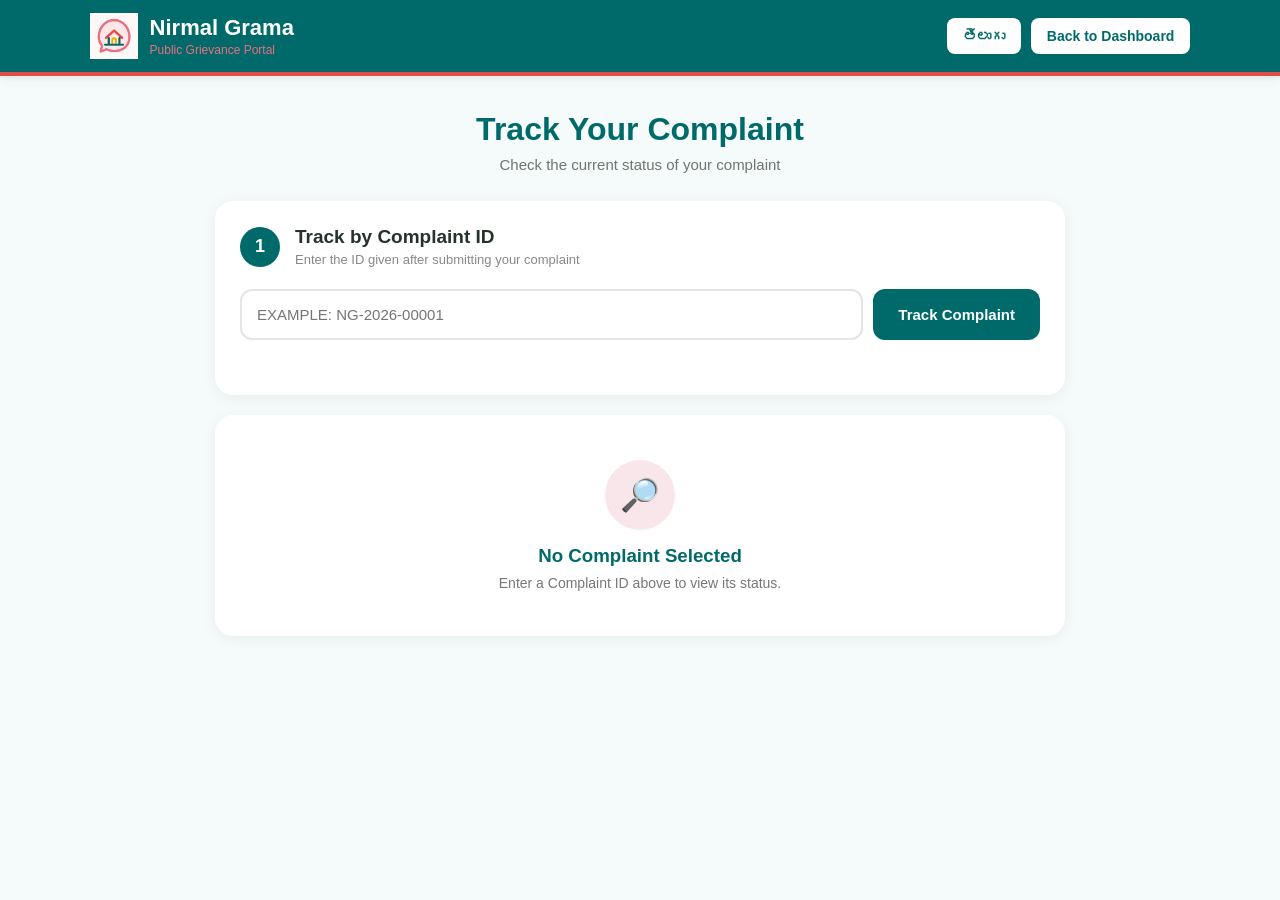
<file: citizen/track/track.html>
<!DOCTYPE html> 
<html lang="en"> 
 
<head> 
    <meta charset="UTF-8"> 
    <meta name="viewport" content="width=device-width, initial-scale=1.0"> 
 
    <title>Nirmal Grama - Track Complaint</title> 
 
    <link rel="stylesheet" href="track.css"> 
</head> 
 
<body> 
 
    <!-- ======================================== 
         HEADER 
    ======================================== --> 
 
    <header class="header"> 
 
        <div class="logo-section"> 
 
            <img src="../../images/logo-icon.png" alt="Nirmal Grama Logo"> 
 
            <div> 
                <h1>Nirmal Grama</h1> 
                <p data-en="Public Grievance Portal" 
                   data-te="ప్రజా ఫిర్యాదుల పోర్టల్"> 
                    Public Grievance Portal 
                </p> 
            </div> 
 
        </div> 
 
        <div class="header-actions"> 
 
            <button id="languageBtn" class="language-btn"> 
                తెలుగు 
            </button> 
 
            <button id="backBtn" class="back-btn" 
                    data-en="Back to Dashboard" 
                    data-te="డాష్‌బోర్డ్‌కు తిరిగి వెళ్ళండి"> 
                Back to Dashboard 
            </button> 
 
        </div> 
 
    </header> 
 
 
    <!-- ======================================== 
         MAIN 
    ======================================== --> 
 
    <main class="track-container"> 
 
        <!-- PAGE HEADING --> 
 
        <section class="page-heading"> 
 
            <h2 data-en="Track Your Complaint" 
                data-te="మీ ఫిర్యాదును ట్రాక్ చేయండి"> 
                Track Your Complaint 
            </h2> 
 
            <p data-en="Check the current status of your complaint" 
               data-te="మీ ఫిర్యాదు ప్రస్తుత స్థితిని తెలుసుకోండి"> 
                Check the current status of your complaint 
            </p> 
 
        </section> 
 
 
        <!-- ======================================== 
             COMPLAINT ID SEARCH 
        ======================================== --> 
 
        <section class="search-card"> 
 
            <div class="step-title"> 
 
                <div class="step-number"> 
                    1 
                </div> 
 
                <div> 
                    <h3 data-en="Track by Complaint ID" 
                        data-te="ఫిర్యాదు ID ద్వారా ట్రాక్ చేయండి"> 
                        Track by Complaint ID 
                    </h3> 
 
                    <p data-en="Enter the ID given after submitting your complaint" 
                       data-te="ఫిర్యాదు చేసిన తర్వాత ఇచ్చిన IDని నమోదు చేయండి"> 
                        Enter the ID given after submitting your complaint 
                    </p> 
                </div> 
 
            </div> 
 
 
            <div class="search-box"> 
 
                <input 
                    type="text" 
                    id="complaintIdInput" 
                    placeholder="Example: NG-2026-00001" 
                    autocomplete="off" 
                > 
 
                <button id="trackButton" 
                        class="track-button" 
                        data-en="Track Complaint" 
                        data-te="ఫిర్యాదును ట్రాక్ చేయండి"> 
                    Track Complaint 
                </button> 
 
            </div> 
 
            <p id="searchMessage" class="search-message"></p> 
 
        </section> 
 
 
        <!-- ======================================== 
             COMPLAINT DETAILS 
        ======================================== --> 
 
        <section id="complaintDetails" class="complaint-details"> 
 
            <div class="details-header"> 
 
                <div> 
                    <p class="small-label" 
                       data-en="Complaint ID" 
                       data-te="ఫిర్యాదు ID"> 
                        Complaint ID 
                    </p> 
 
                    <h2 id="displayComplaintId"> 
                        -- 
                    </h2> 
                </div> 
 
                <div id="statusBadge" class="status-badge"> 
                    Pending 
                </div> 
 
            </div> 
 
 
            <!-- STATUS TRACKER --> 
 
            <div class="status-section"> 
 
                <h3 data-en="Complaint Status" 
                    data-te="ఫిర్యాదు స్థితి"> 
                    Complaint Status 
                </h3> 
 
 
                <div class="status-tracker"> 
 
                    <div class="status-line"></div> 
 
 
                    <div class="status-step completed"> 
 
                        <div class="status-circle"> 
                            ✓ 
                        </div> 
 
                        <p data-en="Submitted" 
                           data-te="సమర్పించబడింది"> 
                            Submitted 
                        </p> 
 
                    </div> 
 
 
                    <div class="status-step" id="pendingStep"> 
 
                        <div class="status-circle"> 
                            2 
                        </div> 
 
                        <p data-en="Pending" 
                           data-te="పెండింగ్"> 
                            Pending 
                        </p> 
 
                    </div> 
 
 
                    <div class="status-step" id="progressStep"> 
 
                        <div class="status-circle"> 
                            3 
                        </div> 
 
                        <p data-en="In Progress" 
                           data-te="పురోగతిలో ఉంది"> 
                            In Progress 
                        </p> 
 
                    </div> 
 
 
                    <div class="status-step" id="resolvedStep"> 
 
                        <div class="status-circle"> 
                            4 
                        </div> 
 
                        <p data-en="Resolved" 
                           data-te="పరిష్కరించబడింది"> 
                            Resolved 
                        </p> 
 
                    </div> 


                    <!-- REJECTED STATUS -->

                    <div class="status-step" id="rejectedStep"> 
 
                        <div class="status-circle"> 
                            ✕
                        </div> 
 
                        <p data-en="Rejected" 
                           data-te="తిరస్కరించబడింది"> 
                            Rejected 
                        </p> 
 
                    </div>
 
                </div> 
 
            </div> 
 
 
            <!-- COMPLAINT INFORMATION --> 
 
            <div class="information-section"> 
 
                <h3 data-en="Complaint Details" 
                    data-te="ఫిర్యాదు వివరాలు"> 
                    Complaint Details 
                </h3> 
 
 
                <div class="info-grid"> 
 
                    <div class="info-item"> 
 
                        <span data-en="Category" 
                              data-te="వర్గం"> 
                            Category 
                        </span> 
 
                        <strong id="complaintCategory"> 
                            -- 
                        </strong> 
 
                    </div> 
 
 
                    <div class="info-item"> 
 
                        <span data-en="Date" 
                              data-te="తేదీ"> 
                            Date 
                        </span> 
 
                        <strong id="complaintDate"> 
                            -- 
                        </strong> 
 
                    </div> 
 
 
                    <div class="info-item full-width"> 
 
                        <span data-en="Description" 
                              data-te="వివరణ"> 
                            Description 
                        </span> 
 
                        <strong id="complaintDescription"> 
                            -- 
                        </strong> 
 
                    </div> 
 
 
                    <div class="info-item full-width"> 
 
                        <span data-en="Location" 
                              data-te="స్థానం"> 
                            Location 
                        </span> 
 
                        <strong id="complaintLocation"> 
                            -- 
                        </strong> 
 
                    </div> 
 
                </div> 
 
            </div> 
 
        </section> 
 
 
        <!-- ======================================== 
             NO COMPLAINT 
        ======================================== --> 
 
        <section id="emptyState" class="empty-state"> 
 
            <div class="empty-icon"> 
                🔎 
            </div> 
 
            <h3 data-en="No Complaint Selected" 
                data-te="ఫిర్యాదు ఎంచుకోబడలేదు"> 
                No Complaint Selected 
            </h3> 
 
            <p data-en="Enter a Complaint ID above to view its status." 
               data-te="దాని స్థితిని చూడటానికి పైన ఫిర్యాదు IDని నమోదు చేయండి"> 
                Enter a Complaint ID above to view its status. 
            </p> 
 
        </section> 
 
    </main> 
 
 
    <script src="track.js"></script> 
 
</body> 
 
</html>
</file>
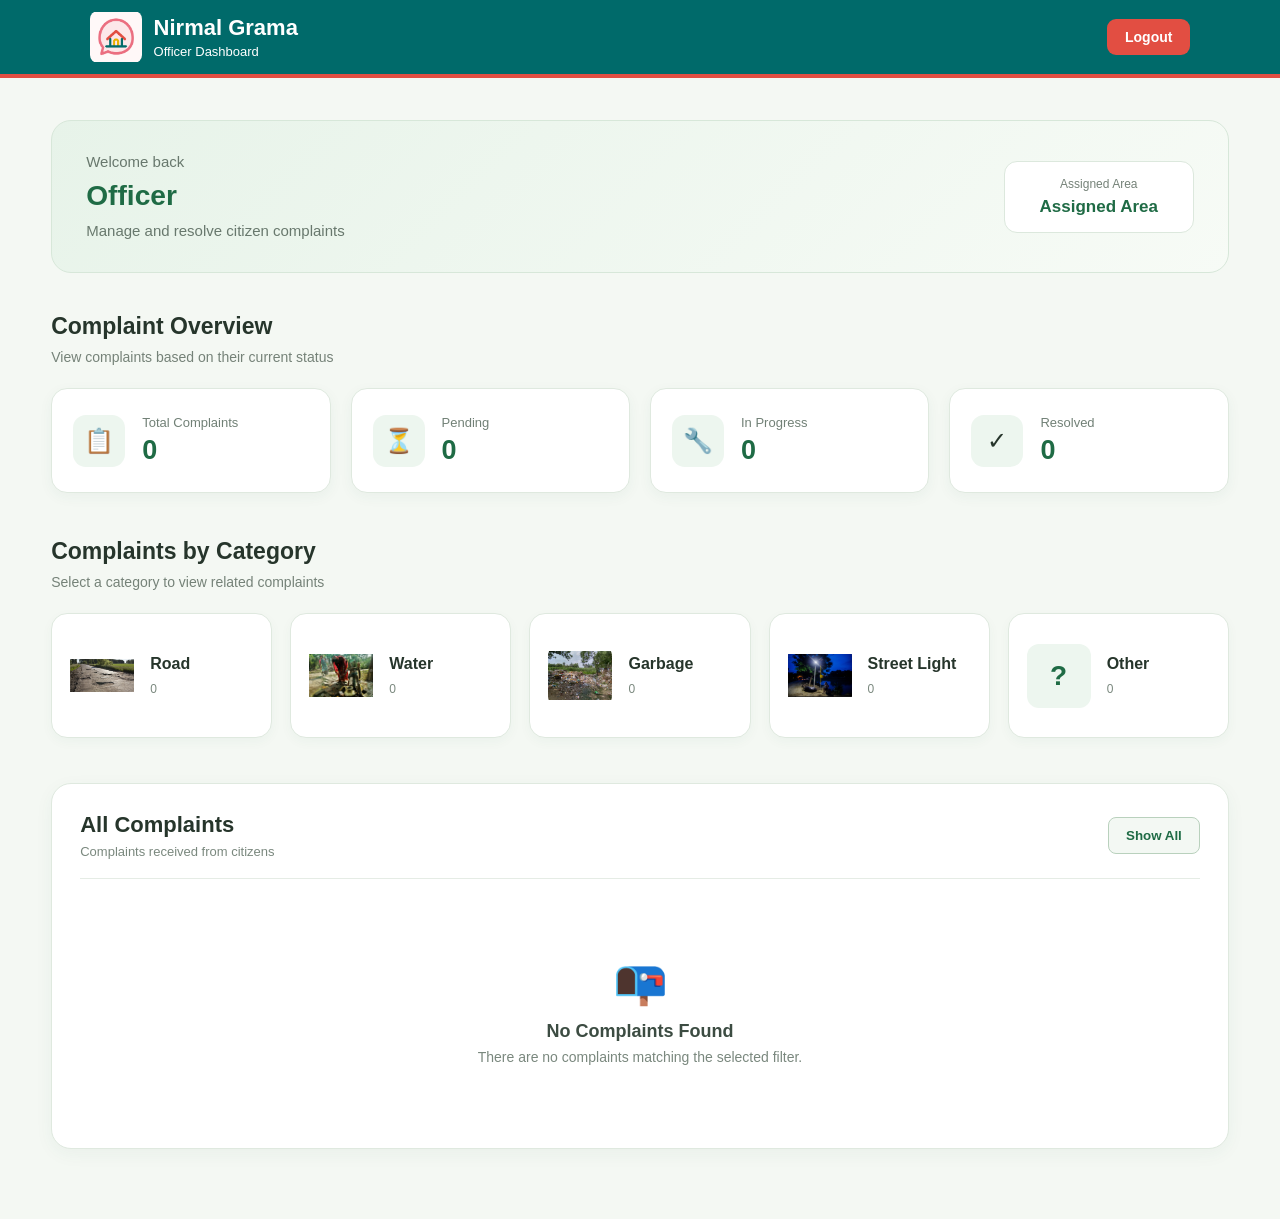
<file: officer/dashboard/officer-dashboard.html>
<!DOCTYPE html>
<html lang="en">

<head>

    <meta charset="UTF-8">

    <meta name="viewport"
          content="width=device-width, initial-scale=1.0">

    <title>Nirmal Grama | Officer Dashboard</title>

    <link rel="stylesheet"
          href="officer-dashboard.css">

</head>


<body>


<!-- ========================================
     HEADER
========================================= -->

<header class="dashboard-header">

    <!-- LOGO -->

    <div class="logo-section">

        <img src="../../images/logo-icon.png"
             alt="Nirmal Grama Logo">

        <div>

            <h1>Nirmal Grama</h1>

            <p>Officer Dashboard</p>

        </div>

    </div>


    <!-- HEADER ACTIONS -->

    <div class="header-actions">

        <button id="logoutBtn"
                class="logout-btn">

            Logout

        </button>

    </div>

</header>



<!-- ========================================
     MAIN DASHBOARD
========================================= -->

<main class="dashboard-container">


    <!-- ========================================
         WELCOME SECTION
    ========================================= -->

    <section class="welcome-section">

        <div>

            <p class="welcome-label">
                Welcome back
            </p>


            <h2 id="officerName">
                Officer
            </h2>


            <p>
                Manage and resolve citizen complaints
            </p>

        </div>


        <div class="area-info">

            <span>
                Assigned Area
            </span>


            <strong id="officerArea">
                Guntur
            </strong>

        </div>

    </section>



    <!-- ========================================
         DASHBOARD TITLE
    ========================================= -->

    <section class="section-heading">

        <h2>
            Complaint Overview
        </h2>


        <p>
            View complaints based on their current status
        </p>

    </section>



    <!-- ========================================
         STATUS CARDS
    ========================================= -->

    <section class="status-cards">


        <!-- TOTAL -->

        <div class="status-card"
             data-status="Total"
             id="totalCard">

            <div class="status-icon">
                📋
            </div>


            <div class="status-card-content">

                <span>
                    Total Complaints
                </span>


                <strong id="totalCount">
                    0
                </strong>

            </div>

        </div>



        <!-- PENDING -->

        <div class="status-card"
             data-status="Pending"
             id="pendingCard">

            <div class="status-icon">
                ⏳
            </div>


            <div class="status-card-content">

                <span>
                    Pending
                </span>


                <strong id="pendingCount">
                    0
                </strong>

            </div>

        </div>



        <!-- IN PROGRESS -->

        <div class="status-card"
             data-status="In Progress"
             id="progressCard">

            <div class="status-icon">
                🔧
            </div>


            <div class="status-card-content">

                <span>
                    In Progress
                </span>


                <strong id="progressCount">
                    0
                </strong>

            </div>

        </div>



        <!-- RESOLVED -->

        <div class="status-card"
             data-status="Resolved"
             id="resolvedCard">

            <div class="status-icon">
                ✓
            </div>


            <div class="status-card-content">

                <span>
                    Resolved
                </span>


                <strong id="resolvedCount">
                    0
                </strong>

            </div>

        </div>

    </section>



    <!-- ========================================
         CATEGORY SECTION
    ========================================= -->

    <section class="category-section">


        <div class="section-heading">

            <h2>
                Complaints by Category
            </h2>


            <p>
                Select a category to view related complaints
            </p>

        </div>



        <div class="category-cards">


            <!-- ROAD -->

            <div class="category-card"
                 data-category="Road"
                 id="roadCategory">

                <img src="../../images/roads.png"
                     alt="Road">

                <div>

                    <h3>
                        Road
                    </h3>


                    <span id="roadCount">
                        0 complaints
                    </span>

                </div>

            </div>



            <!-- WATER -->

            <div class="category-card"
                 data-category="Water"
                 id="waterCategory">

                <img src="../../images/water.png"
                     alt="Water">

                <div>

                    <h3>
                        Water
                    </h3>


                    <span id="waterCount">
                        0 complaints
                    </span>

                </div>

            </div>



            <!-- GARBAGE -->

            <div class="category-card"
                 data-category="Garbage"
                 id="garbageCategory">

                <img src="../../images/garbage.png"
                     alt="Garbage">

                <div>

                    <h3>
                        Garbage
                    </h3>


                    <span id="garbageCount">
                        0 complaints
                    </span>

                </div>

            </div>



            <!-- STREET LIGHT -->

            <div class="category-card"
                 data-category="Street Light"
                 id="streetLightCategory">

                <img src="../../images/street-lights.png"
                     alt="Street Light">

                <div>

                    <h3>
                        Street Light
                    </h3>


                    <span id="streetLightCount">
                        0 complaints
                    </span>

                </div>

            </div>



            <!-- OTHER -->

            <div class="category-card"
                 data-category="Other"
                 id="otherCategory">

                <div class="category-placeholder">
                    ?
                </div>

                <div>

                    <h3>
                        Other
                    </h3>


                    <span id="otherCount">
                        0 complaints
                    </span>

                </div>

            </div>

        </div>

    </section>



    <!-- ========================================
         COMPLAINT LIST
    ========================================= -->

    <section class="complaints-section"
             id="complaintsSection">


        <div class="complaints-header">

            <div>

                <h2 id="complaintsTitle">
                    All Complaints
                </h2>


                <p id="complaintsSubtitle">
                    Complaints received from citizens
                </p>

            </div>


            <button id="clearFilterBtn"
                    class="clear-filter-btn">

                Show All

            </button>

        </div>



        <!-- COMPLAINT LIST -->

        <div id="complaintsList"
             class="complaints-list">

            <!-- Complaint cards created by JavaScript -->

        </div>



        <!-- EMPTY STATE -->

        <div id="emptyComplaints"
             class="empty-complaints">

            <div class="empty-icon">
                📭
            </div>


            <h3>
                No Complaints Found
            </h3>


            <p>
                There are no complaints matching the selected filter.
            </p>

        </div>

    </section>



</main>



<!-- ========================================
     OLD COMPLAINT DETAILS MODAL
     Kept for now so existing code is not
     unnecessarily removed.
========================================= -->

<div id="complaintModal"
     class="modal-overlay">


    <div class="complaint-modal">


        <!-- MODAL HEADER -->

        <div class="modal-header">

            <div>

                <p class="small-label">
                    Complaint Details
                </p>


                <h2 id="modalComplaintId">
                    --
                </h2>

            </div>


            <button id="closeModalBtn"
                    class="close-modal-btn">

                ×

            </button>

        </div>



        <!-- MODAL CONTENT -->

        <div class="modal-content">


            <div class="modal-status-row">

                <span>
                    Current Status
                </span>


                <strong id="modalStatus">
                    Pending
                </strong>

            </div>



            <div class="modal-info">

                <span>
                    Category
                </span>


                <strong id="modalCategory">
                    --
                </strong>

            </div>



            <div class="modal-info">

                <span>
                    Submitted On
                </span>


                <strong id="modalDate">
                    --
                </strong>

            </div>



            <div class="modal-info full-width">

                <span>
                    Description
                </span>


                <p id="modalDescription">
                    --
                </p>

            </div>



            <div class="modal-info full-width">

                <span>
                    Location
                </span>


                <p id="modalLocation">
                    --
                </p>

            </div>



            <div class="modal-info">

                <span>
                    Citizen Mobile
                </span>


                <strong id="modalCitizenMobile">
                    --
                </strong>

            </div>


        </div>



        <!-- ========================================
             OLD WORKFLOW
        ========================================= -->

        <div class="workflow-section">

            <h3>
                Complaint Resolution
            </h3>


            <p>
                Follow the resolution process step by step.
            </p>



            <div class="workflow-steps">


                <div class="workflow-step"
                     id="verifyStep">

                    <div class="workflow-number">
                        1
                    </div>

                    <div>

                        <strong>
                            Verify Complaint
                        </strong>

                        <p>
                            Check the complaint details and location.
                        </p>

                    </div>

                </div>



                <div class="workflow-step"
                     id="responsibleStep">

                    <div class="workflow-number">
                        2
                    </div>

                    <div>

                        <strong>
                            Assign Responsible Person
                        </strong>

                        <p>
                            Identify the department or person responsible.
                        </p>

                    </div>

                </div>



                <div class="workflow-step"
                     id="contactStep">

                    <div class="workflow-number">
                        3
                    </div>

                    <div>

                        <strong>
                            Send Complaint Details
                        </strong>

                        <p>
                            Notify the responsible person about the complaint.
                        </p>

                    </div>

                </div>



                <div class="workflow-step"
                     id="workStep">

                    <div class="workflow-number">
                        4
                    </div>

                    <div>

                        <strong>
                            Work Progress
                        </strong>

                        <p>
                            Track whether the work has started and completed.
                        </p>

                    </div>

                </div>



                <div class="workflow-step"
                     id="completionStep">

                    <div class="workflow-number">
                        5
                    </div>

                    <div>

                        <strong>
                            Verify Completion
                        </strong>

                        <p>
                            Confirm that the reported work is actually completed.
                        </p>

                    </div>

                </div>

            </div>



            <div class="workflow-actions">

                <button id="verifyBtn"
                        class="primary-action">

                    Verify Complaint

                </button>


                <button id="assignBtn"
                        class="secondary-action">

                    Assign Responsible Person

                </button>


                <button id="sendDetailsBtn"
                        class="secondary-action">

                    Send Complaint Details

                </button>


                <button id="workStartedBtn"
                        class="secondary-action">

                    Work Started

                </button>


                <button id="workCompletedBtn"
                        class="secondary-action">

                    Work Completed

                </button>


                <button id="resolveBtn"
                        class="resolve-action">

                    Verify & Resolve Complaint

                </button>

            </div>

        </div>


    </div>

</div>



<script src="officer-dashboard.js"></script>

</body>

</html>
</file>
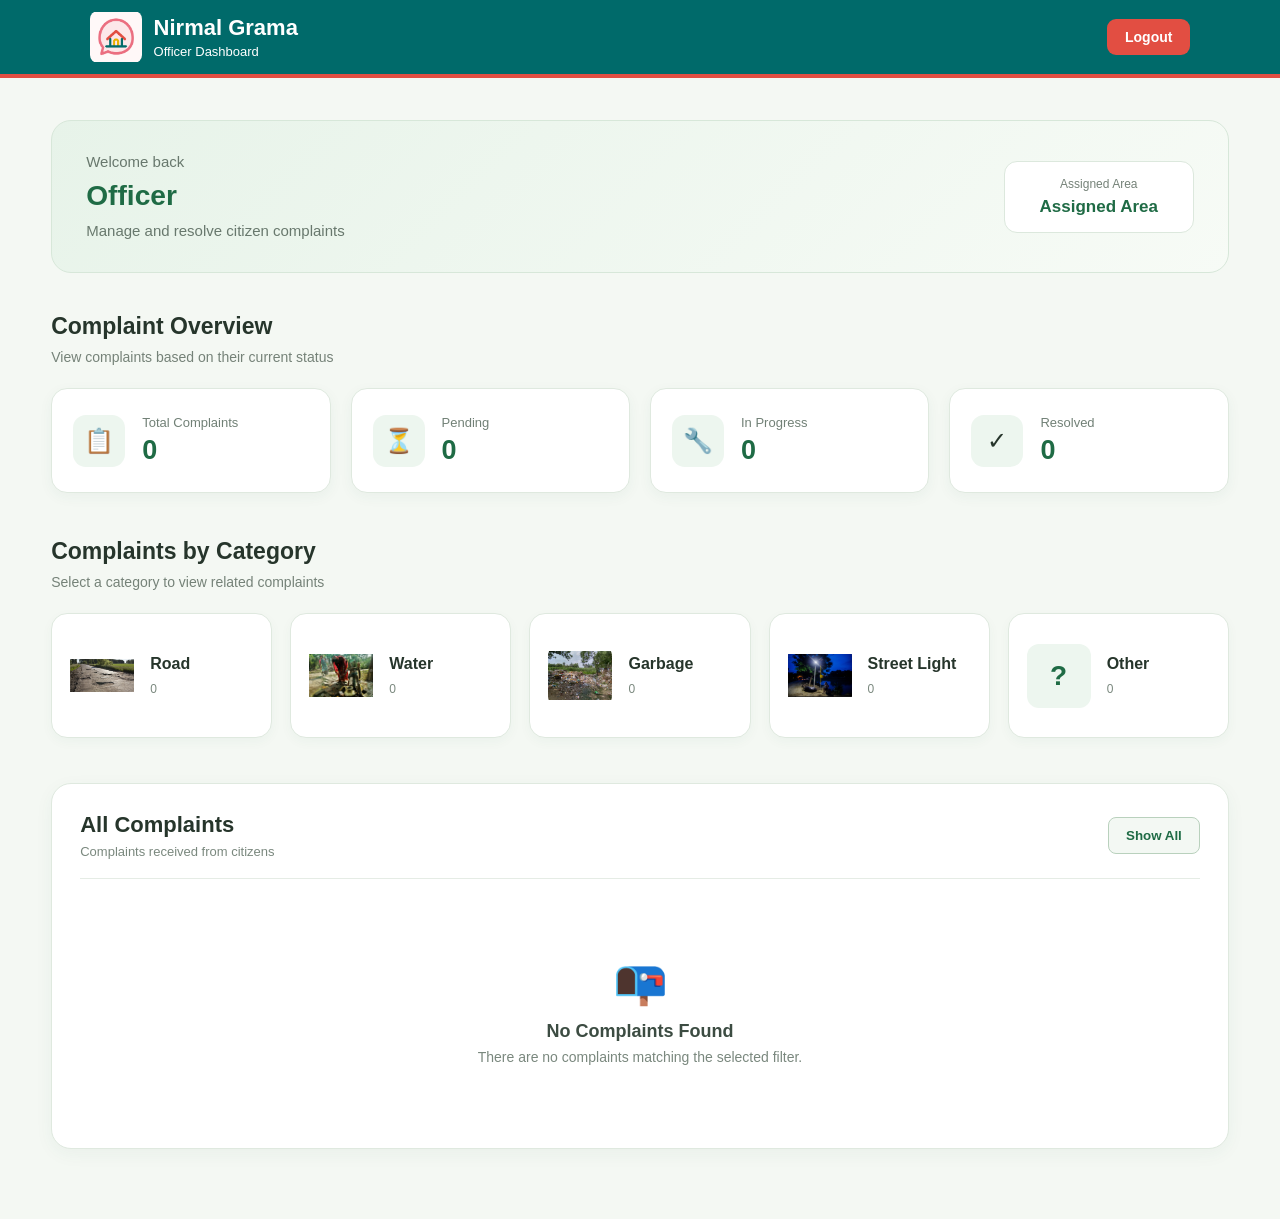
<file: officer/verify/verify.html>
<!DOCTYPE html>
<html lang="en">

<head>

    <meta charset="UTF-8">

    <meta name="viewport"
          content="width=device-width, initial-scale=1.0">

    <title>Nirmal Grama | Verify Complaint</title>

    <link rel="stylesheet"
          href="verify.css">

</head>

<body>


<!-- ========================================
     HEADER
========================================= -->

<header class="verify-header">

    <!-- LOGO -->

    <div class="logo-section">

        <img src="../../images/logo-icon.png"
             alt="Nirmal Grama Logo">

        <div>

            <h1>Nirmal Grama</h1>

            <p>Officer Complaint Verification</p>

        </div>

    </div>


    <!-- OFFICER DETAILS -->

    <div class="header-right">

        <span id="officerName">
            Officer
        </span>

        <span id="officerArea">
            Assigned Area
        </span>

    </div>

</header>



<!-- ========================================
     MAIN CONTENT
========================================= -->

<main class="verify-container">


    <!-- PAGE HEADING -->

    <section class="page-heading">

        <div>

            <h2>
                Verify Complaint
            </h2>

            <p>
                Review the complaint details before taking action.
            </p>

        </div>


        <button
            class="back-btn"
            id="backBtn">

            ← Back to Dashboard

        </button>

    </section>



    <!-- ====================================
         COMPLAINT CARD
    ===================================== -->

    <section class="complaint-details-card">


        <!-- COMPLAINT HEADER -->

        <div class="complaint-header">

            <div>

                <span class="label">
                    Complaint ID
                </span>

                <h3 id="complaintId">
                    Loading...
                </h3>

            </div>


            <span
                class="status-badge"
                id="complaintStatus">

                Pending

            </span>

        </div>



        <!-- BASIC INFORMATION -->

        <div class="details-grid">

            <div class="detail-item">

                <span class="label">
                    Category
                </span>

                <p id="complaintCategory">
                    —
                </p>

            </div>


            <div class="detail-item">

                <span class="label">
                    Date
                </span>

                <p id="complaintDate">
                    —
                </p>

            </div>


            <div class="detail-item">

                <span class="label">
                    Citizen Mobile
                </span>

                <p id="citizenMobile">
                    —
                </p>

            </div>

        </div>



        <!-- DESCRIPTION -->

        <div class="detail-section">

            <span class="label">
                Complaint Description
            </span>

            <div
                class="description-box"
                id="complaintDescription">

                —

            </div>

        </div>



        <!-- LOCATION -->

        <div class="detail-section">

            <span class="label">
                Complaint Location
            </span>


            <div class="location-box">

               <div>
                <span>Village</span>
                <p id="village"></p>
                </div>

                <div>
                <span>Location</span>
                <p id="location"></p>
                </div>

            </div>

        </div>



        <!-- PHOTO -->

        <div
            class="detail-section"
            id="photoSection">

            <span class="label">
                Complaint Photo
            </span>


            <div class="photo-container">

                <img
                    id="complaintPhoto"
                    alt="Complaint Photo">


                <p id="noPhoto">
                    No photo was attached to this complaint.
                </p>

            </div>

        </div>



        <!-- =================================
             ACTIONS
        ================================== -->

        <div class="action-section">

            <h3>
                Officer Action
            </h3>


            <p id="actionDescription">
                Please review all the information before
                verifying or rejecting this complaint.
            </p>


            <div class="action-buttons">


                <!-- REJECT -->

                <button
                    class="reject-btn"
                    id="rejectBtn">

                    ✕ Reject Complaint

                </button>


                <!-- VERIFY -->

                <button
                    class="verify-btn"
                    id="verifyBtn">

                    ✓ Verify Complaint

                </button>


                <!-- RESOLVE -->

                <button
                    class="resolve-btn"
                    id="resolveBtn"
                    style="display: none;">

                    ✓ Mark Complaint as Resolved

                </button>

            </div>

        </div>

    </section>

</main>



<!-- ========================================
     NOTIFICATION
========================================= -->

<div
    class="notification"
    id="notification">

    <span id="notificationMessage">
        Notification
    </span>

</div>



<script src="verify.js"></script>

</body>

</html>
</file>
<file: style.css>
/* ========================================
BASIC SETTINGS
======================================== */

* {
    margin: 0;
    padding: 0;
    box-sizing: border-box;
}

body {
    font-family: Arial, Helvetica, sans-serif;
    background-color: #f5f5f5;
    color: #000000;
    line-height: 1.6;
}

/* ========================================
HEADER
======================================== */

.header {
    height: 78px;
    padding: 0 7%;
    background-color: #006A6A;
    display: flex;
    align-items: center;
    justify-content: space-between;
    border-bottom: 4px solid #E24E42;
}

/* LOGO */

.logo {
    display: flex;
    align-items: center;
    gap: 12px;
}

.logo-icon {
    width: 44px;
    height: 44px;
    background-color: white;
    border-radius: 8px;
    display: flex;
    align-items: center;
    justify-content: center;
    font-size: 23px;
    overflow: hidden;
    flex-shrink: 0;
}

.logo-icon img {
    width: 100%;
    height: 100%;
    display: block;
    object-fit: contain;
}

.logo h2 {
    color: white;
    font-size: 21px;
    line-height: 1.2;
}

.logo p {
    color: white;
    font-size: 11px;
}

/* HEADER BUTTONS */

.header-buttons {
    display: flex;
    align-items: center;
    gap: 10px;
}

/* LANGUAGE DROPDOWN */

.language-select {
    border: 1px solid white;
    background-color: white;
    color: #006A6A;
    padding: 9px 13px;
    border-radius: 6px;
    cursor: pointer;
    font-size: 16px;
    font-weight: 600;
    outline: none;
    min-width: 115px;

    transition: transform 0.2s ease, box-shadow 0.2s ease;
}

.language-select:hover {
    transform: scale(1.05);
    box-shadow: 0 6px 15px rgba(0, 0, 0, 0.18);
}

.language-select:focus {
    outline: 2px solid #E9B000;
    outline-offset: 2px;
}

/* LOGIN */

.login-btn {
    border: none;
    background-color: #E9B000;
    color: white;
    padding: 10px 17px;
    border-radius: 6px;
    cursor: pointer;
    font-size: 18px;
    font-weight: bold;
}

/* ========================================
HERO
======================================== */

.hero {
    position: relative;
    max-width: none;
    width: 100%;
    min-height: 565px;
    margin: 0;
    padding: 75px 7%;
    
    display: flex;
    align-items: center;
    justify-content: flex-start;
    
    overflow: hidden;
}

/* HERO CONTENT */

.hero-content {
    position: relative;
    z-index: 2;
    flex: 0 0 55%;
}

.welcome-tag {
    display: inline-block;
    background-color: #E9B000;
    color: #000000;
    padding: 6px 13px;
    border-radius: 4px;
    font-size: 13px;
    font-weight: bold;
    margin-bottom: 18px;
}

.hero h1 {
    color: #006A6A;
    font-size: 48px;
    line-height: 1.15;
    margin-bottom: 20px;
}

.hero-text {
    max-width: 500px;
    color: #444444;
    font-size: 17px;
    margin-bottom: 30px;
}

/* HERO BUTTONS */

.hero-buttons {
    display: flex;
    gap: 12px;
    flex-wrap: wrap;
}

/* REPORT */

.report-btn {
    background-color: #E24E42;
    color: white;
    border: none;
    padding: 15px 23px;
    border-radius: 6px;
    font-size: 15px;
    font-weight: bold;
    cursor: pointer;
}

.report-btn .arrow {
    margin-left: 8px;
}

/* TRACK */

.track-btn {
    background-color: #006A6A;
    color: white;
    border: 2px solid #006A6A;
    padding: 13px 23px;
    border-radius: 6px;
    font-size: 15px;
    font-weight: bold;
    cursor: pointer;
}

/* ========================================
HERO IMAGE
======================================== */

.hero-image {
    position: absolute;
    inset: 0;
    width: 100%;
    height: 100%;
    z-index: 0;
}

.hero-image img {
    width: 100%;
    height: 100%;
    object-fit: cover;
    border-radius: 0;
    display: block;
}

.image-label {
    position: absolute;
    bottom: 25px;
    left: 7%;
    background-color: #006A6A;
    color: white;
    padding: 8px 13px;
    border-radius: 4px;
    font-size: 13px;
}
.hero::before {
    content: "";
    position: absolute;
    inset: 0;
    background: rgba(255, 255, 255, 0.72);
    z-index: 1;
}

/* ========================================
PROBLEMS SECTION
======================================== */

.problems-section {
    background-color: #006A6A;
    padding: 65px 30px;
}

.section-heading {
    text-align: center;
    margin-bottom: 35px;
}

.section-heading h2 {
    color: white;
    font-size: 30px;
    margin-bottom: 5px;
}

.section-heading p {
    color: white;
    font-size: 15px;
}

/* PROBLEM GRID */

.problem-grid {
    max-width: 1000px;
    margin: auto;
    display: grid;
    grid-template-columns: repeat(4, 1fr);
    gap: 18px;
}

/* PROBLEM CARD */

.problem-card {
    background-color: white;
    border-radius: 7px;
    overflow: hidden;
    border-bottom: 4px solid #EB6E80;
    transition: transform 0.25s ease, box-shadow 0.25s ease;
    box-shadow: 0 4px 12px rgba(0, 0, 0, 0.10);
}

.problem-card:hover {
    transform: translateY(-8px) scale(1.03);
    box-shadow: 0 10px 25px rgba(0, 0, 0, 0.18);
}

.problem-image {
    width: 100%;
    height: 145px;
    overflow: hidden;
}

.problem-image img {
    width: 100%;
    height: 100%;
    object-fit: cover;
}

.problem-card h3 {
    color: #000000;
    padding: 13px 15px;
    font-size: 17px;
}
/* ========================================
BUTTON HOVER EFFECT
======================================== */

.language-select,
.login-btn,
.report-btn,
.track-btn,
.help-section button {
    transition: transform 0.2s ease, box-shadow 0.2s ease;
}

.language-select:hover,
.login-btn:hover,
.report-btn:hover,
.track-btn:hover,
.help-section button:hover {
    transform: scale(1.06);
    box-shadow: 0 6px 15px rgba(0, 0, 0, 0.18);
}

/* ========================================
HOW IT WORKS
======================================== */

.how-section {
    background-color: #f5f5f5;
    padding: 70px 30px;
}

.how-section .section-heading h2 {
    color: #006A6A;
}

.how-section .section-heading p {
    color: #555555;
}

/* STEPS */

.steps {
    max-width: 950px;
    margin: auto;
    display: grid;
    grid-template-columns: repeat(3, 1fr);
    gap: 22px;
}

/* STEP CARD */

.step-card {
    background-color: white;
    border: 0.5px solid #006A6A;
    border-radius: 8px;
    padding: 30px 20px;
    text-align: center;
    position: relative;

    /* Soft card shadow */
    box-shadow: 0 4px 12px rgba(0, 0, 0, 0.10);

    /* Smooth hover animation */
    transition: transform 0.25s ease, box-shadow 0.25s ease;
}
.step-card:hover {
    transform: translateY(-8px) scale(1.03);
    box-shadow: 0 10px 25px rgba(0, 0, 0, 0.18);
}

/* NUMBER */

.step-number {
    position: absolute;
    top: 12px;
    right: 15px;
    color: #999999;
    font-size: 13px;
    font-weight: bold;
}

/* ICON */

.step-icon {
    width: 58px;
    height: 58px;
    margin: 0 auto 15px;
    background-color: #E9B000;
    color: #000000;
    border-radius: 50%;
    display: flex;
    align-items: center;
    justify-content: center;
    font-size: 24px;
}

.step-card h3 {
    color: #006A6A;
    margin-bottom: 6px;
    font-size: 18px;
}

.step-card p {
    color: #555555;
    font-size: 14px;
}

/* ========================================
HELP SECTION
======================================== */

.help-section {
    max-width: 1000px;
    margin: 55px auto;
    padding: 30px;
    background-color: #EB6E80;
    border-radius: 8px;
    display: flex;
    justify-content: space-between;
    align-items: center;
    gap: 20px;
}

.help-section h2 {
    color: white;
    font-size: 21px;
    margin-bottom: 5px;
}

.help-section p {
    color: white;
    font-size: 14px;
    max-width: 650px;
}

.help-section button {
    background-color: #E24E42;
    color: white;
    border: none;
    padding: 13px 20px;
    border-radius: 6px;
    cursor: pointer;
    font-weight: bold;
    white-space: nowrap;
}

/* ========================================
FOOTER
======================================== */

.footer {
    background-color: #000000;
    color: #EB6E80;
    padding: 25px 7%;
    display: flex;
    justify-content: space-between;
    font-size: 12px;
}

/* ========================================
MOBILE
======================================== */

@media (max-width: 850px) {

    .header {
        padding: 0 20px;
    }

    .hero {
        flex-direction: column;
        text-align: center;
        padding-top: 50px;
    }

    .hero-text {
        margin-left: auto;
        margin-right: auto;
    }

    .hero-buttons {
        justify-content: center;
    }

    .hero-image {
    position: absolute;
    inset: 0;
    width: 100%;
    max-width: none;
    height: 100%;
}

    .problem-grid {
        grid-template-columns: repeat(2, 1fr);
        max-width: 600px;
    }

    .steps {
        grid-template-columns: 1fr;
        max-width: 450px;
    }

    .help-section {
        margin: 40px 20px;
        flex-direction: column;
        text-align: center;
    }

    .footer {
        flex-direction: column;
        text-align: center;
        gap: 6px;
    }
}

@media (max-width: 550px) {

    .header {
        height: 68px;
    }

    .logo-icon {
        width: 38px;
        height: 38px;
        font-size: 19px;
    }

    .logo h2 {
        font-size: 17px;
    }

    .logo p {
        display: none;
    }

    .language-select {
    padding: 7px 9px;
    font-size: 12px;
    min-width: 85px;
    }

    .login-btn {
        padding: 8px 10px;
        font-size: 12px;
    }

    .hero {
        padding-left: 20px;
        padding-right: 20px;
    }

    .hero h1 {
        font-size: 36px;
    }

    .hero-text {
        font-size: 15px;
    }

    .hero-buttons {
        flex-direction: column;
    }

    .report-btn,
    .track-btn {
        width: 100%;
    }

    .hero-image img {
        height: 240px;
    }

    .problem-grid {
        grid-template-columns: 1fr;
        max-width: 350px;
    }

    .problems-section,
    .how-section {
        padding-left: 20px;
        padding-right: 20px;
    }

    .section-heading h2 {
        font-size: 26px;
    }
}
/* ========================================
   CITIZEN LOGIN MODAL
======================================== */

/* DARK OVERLAY */

.modal-overlay {
    position: fixed;

    inset: 0;

    background-color: rgba(0, 0, 0, 0.55);

    display: none;

    align-items: center;
    justify-content: center;

    padding: 20px;

    z-index: 1000;
}


/* SHOW MODAL */

.modal-overlay.active {
    display: flex;
}


/* ========================================
   LOGIN CARD
======================================== */

.login-modal {
    position: relative;

    width: 100%;
    max-width: 430px;

    background-color: white;

    border-radius: 10px;

    padding: 35px;

    border-top: 5px solid #006A6A;

    box-shadow: 0 15px 40px
                rgba(0, 0, 0, 0.25);

    animation: loginModalAppear 0.25s ease;
}


/* ========================================
   MODAL ANIMATION
======================================== */

@keyframes loginModalAppear {

    from {
        opacity: 0;
        transform: translateY(-20px) scale(0.96);
    }

    to {
        opacity: 1;
        transform: translateY(0) scale(1);
    }

}


/* ========================================
   CLOSE BUTTON
======================================== */

.close-modal {
    position: absolute;

    top: 12px;
    right: 15px;

    width: 32px;
    height: 32px;

    border: none;

    background-color: #f1f1f1;

    color: #555555;

    border-radius: 50%;

    font-size: 23px;

    line-height: 1;

    cursor: pointer;

    transition: transform 0.2s ease,
                background-color 0.2s ease;
}

.close-modal:hover {
    transform: scale(1.1);

    background-color: #E24E42;

    color: white;
}


/* ========================================
   LOGIN ICON
======================================== */

.login-icon {
    width: 62px;
    height: 62px;

    margin: 0 auto 15px;

    background-color: #E9B000;

    border-radius: 50%;

    display: flex;
    align-items: center;
    justify-content: center;

    font-size: 28px;
}


/* ========================================
   LOGIN HEADING
======================================== */

.login-modal h2 {
    text-align: center;

    color: #006A6A;

    font-size: 28px;

    margin-bottom: 5px;
}

.login-subtitle {
    text-align: center;

    color: #555555;

    font-size: 14px;

    margin-bottom: 25px;
}


/* ========================================
   FORM GROUP
======================================== */

.login-form-group {
    margin-bottom: 18px;
}

.login-form-group label {
    display: block;

    color: #000000;

    font-size: 14px;

    font-weight: bold;

    margin-bottom: 6px;
}

.login-form-group input {
    width: 100%;

    padding: 12px 13px;

    border: 1px solid #cccccc;

    border-radius: 6px;

    font-size: 14px;

    outline: none;

    transition: border-color 0.2s ease,
                box-shadow 0.2s ease;
}

.login-form-group input:focus {
    border-color: #006A6A;

    box-shadow: 0 0 0 3px
                rgba(0, 106, 106, 0.12);
}


/* ========================================
   LOCATION BUTTON
======================================== */

.location-btn {
    width: 100%;

    display: flex;

    align-items: center;
    justify-content: center;

    gap: 8px;

    padding: 12px;

    border: 2px solid #006A6A;

    background-color: white;

    color: #006A6A;

    border-radius: 6px;

    font-size: 14px;

    font-weight: bold;

    cursor: pointer;

    transition: background-color 0.2s ease,
                color 0.2s ease,
                transform 0.2s ease;
}

.location-btn:hover {
    background-color: #006A6A;

    color: white;

    transform: scale(1.02);
}


/* ========================================
   LOCATION STATUS
======================================== */

.location-status {
    margin-top: 6px;

    color: #777777;

    font-size: 12px;

    text-align: center;
}


/* ========================================
   CONTINUE BUTTON
======================================== */

.continue-btn {
    width: 100%;

    border: none;

    background-color: #E24E42;

    color: white;

    padding: 13px;

    border-radius: 6px;

    font-size: 15px;

    font-weight: bold;

    cursor: pointer;

    margin-top: 5px;

    transition: transform 0.2s ease,
                box-shadow 0.2s ease;
}

.continue-btn:hover {
    transform: scale(1.02);

    box-shadow: 0 6px 15px
                rgba(0, 0, 0, 0.18);
}


/* ========================================
   LOGIN NOTE
======================================== */

.login-note {
    text-align: center;

    color: #777777;

    font-size: 11px;

    margin-top: 15px;
}


/* ========================================
   MOBILE LOGIN MODAL
======================================== */

@media (max-width: 550px) {

    .modal-overlay {
        padding: 15px;
    }

    .login-modal {
        padding: 30px 22px;
    }

    .login-modal h2 {
        font-size: 25px;
    }

}
</file>
<file: Home/style.css>
/* ========================================
BASIC SETTINGS
======================================== */

* {
    margin: 0;
    padding: 0;
    box-sizing: border-box;
}

body {
    font-family: Arial, Helvetica, sans-serif;
    background-color: #f5f5f5;
    color: #000000;
    line-height: 1.6;
}

/* ========================================
HEADER
======================================== */

.header {
    height: 78px;
    padding: 0 7%;
    background-color: #006A6A;
    display: flex;
    align-items: center;
    justify-content: space-between;
    border-bottom: 4px solid #E24E42;
}

/* LOGO */

.logo {
    display: flex;
    align-items: center;
    gap: 12px;
}

.logo-icon {
    width: 44px;
    height: 44px;
    background-color: white;
    border-radius: 8px;
    display: flex;
    align-items: center;
    justify-content: center;
    font-size: 23px;
    overflow: hidden;
    flex-shrink: 0;
}

.logo-icon img {
    width: 100%;
    height: 100%;
    display: block;
    object-fit: contain;
}

.logo h2 {
    color: white;
    font-size: 21px;
    line-height: 1.2;
}

.logo p {
    color: white;
    font-size: 11px;
}

/* HEADER BUTTONS */

.header-buttons {
    display: flex;
    align-items: center;
    gap: 10px;
}

/* LANGUAGE DROPDOWN */

.language-select {
    border: 1px solid white;
    background-color: white;
    color: #006A6A;
    padding: 9px 13px;
    border-radius: 6px;
    cursor: pointer;
    font-size: 16px;
    font-weight: 600;
    outline: none;
    min-width: 115px;

    transition: transform 0.2s ease, box-shadow 0.2s ease;
}

.language-select:hover {
    transform: scale(1.05);
    box-shadow: 0 6px 15px rgba(0, 0, 0, 0.18);
}

.language-select:focus {
    outline: 2px solid #E9B000;
    outline-offset: 2px;
}

/* LOGIN */

.login-btn {
    border: none;
    background-color: #E9B000;
    color: white;
    padding: 10px 17px;
    border-radius: 6px;
    cursor: pointer;
    font-size: 18px;
    font-weight: bold;
}

/* ========================================
HERO
======================================== */

.hero {
    position: relative;
    max-width: none;
    width: 100%;
    min-height: 565px;
    margin: 0;
    padding: 75px 7%;
    
    display: flex;
    align-items: center;
    justify-content: flex-start;
    
    overflow: hidden;
}

/* HERO CONTENT */

.hero-content {
    position: relative;
    z-index: 2;
    flex: 0 0 55%;
}

.welcome-tag {
    display: inline-block;
    background-color: #E9B000;
    color: #000000;
    padding: 6px 13px;
    border-radius: 4px;
    font-size: 13px;
    font-weight: bold;
    margin-bottom: 18px;
}

.hero h1 {
    color: #006A6A;
    font-size: 48px;
    line-height: 1.15;
    margin-bottom: 20px;
}

.hero-text {
    max-width: 500px;
    color: #444444;
    font-size: 17px;
    margin-bottom: 30px;
}

/* HERO BUTTONS */

.hero-buttons {
    display: flex;
    gap: 12px;
    flex-wrap: wrap;
}

/* REPORT */

.report-btn {
    background-color: #E24E42;
    color: white;
    border: none;
    padding: 15px 23px;
    border-radius: 6px;
    font-size: 15px;
    font-weight: bold;
    cursor: pointer;
}

.report-btn .arrow {
    margin-left: 8px;
}

/* TRACK */

.track-btn {
    background-color: #006A6A;
    color: white;
    border: 2px solid #006A6A;
    padding: 13px 23px;
    border-radius: 6px;
    font-size: 15px;
    font-weight: bold;
    cursor: pointer;
}

/* ========================================
HERO IMAGE
======================================== */

.hero-image {
    position: absolute;
    inset: 0;
    width: 100%;
    height: 100%;
    z-index: 0;
}

.hero-image img {
    width: 100%;
    height: 100%;
    object-fit: cover;
    border-radius: 0;
    display: block;
}

.image-label {
    position: absolute;
    bottom: 25px;
    left: 7%;
    background-color: #006A6A;
    color: white;
    padding: 8px 13px;
    border-radius: 4px;
    font-size: 13px;
}
.hero::before {
    content: "";
    position: absolute;
    inset: 0;
    background: rgba(255, 255, 255, 0.72);
    z-index: 1;
}

/* ========================================
PROBLEMS SECTION
======================================== */

.problems-section {
    background-color: #006A6A;
    padding: 65px 30px;
}

.section-heading {
    text-align: center;
    margin-bottom: 35px;
}

.section-heading h2 {
    color: white;
    font-size: 30px;
    margin-bottom: 5px;
}

.section-heading p {
    color: white;
    font-size: 15px;
}

/* PROBLEM GRID */

.problem-grid {
    max-width: 1000px;
    margin: auto;
    display: grid;
    grid-template-columns: repeat(4, 1fr);
    gap: 18px;
}

/* PROBLEM CARD */

.problem-card {
    background-color: white;
    border-radius: 7px;
    overflow: hidden;
    border-bottom: 4px solid #EB6E80;
    transition: transform 0.25s ease, box-shadow 0.25s ease;
    box-shadow: 0 4px 12px rgba(0, 0, 0, 0.10);
}

.problem-card:hover {
    transform: translateY(-8px) scale(1.03);
    box-shadow: 0 10px 25px rgba(0, 0, 0, 0.18);
}

.problem-image {
    width: 100%;
    height: 145px;
    overflow: hidden;
}

.problem-image img {
    width: 100%;
    height: 100%;
    object-fit: cover;
}

.problem-card h3 {
    color: #000000;
    padding: 13px 15px;
    font-size: 17px;
}
/* ========================================
BUTTON HOVER EFFECT
======================================== */

.language-select,
.login-btn,
.report-btn,
.track-btn,
.help-section button {
    transition: transform 0.2s ease, box-shadow 0.2s ease;
}

.language-select:hover,
.login-btn:hover,
.report-btn:hover,
.track-btn:hover,
.help-section button:hover {
    transform: scale(1.06);
    box-shadow: 0 6px 15px rgba(0, 0, 0, 0.18);
}

/* ========================================
HOW IT WORKS
======================================== */

.how-section {
    background-color: #f5f5f5;
    padding: 70px 30px;
}

.how-section .section-heading h2 {
    color: #006A6A;
}

.how-section .section-heading p {
    color: #555555;
}

/* STEPS */

.steps {
    max-width: 950px;
    margin: auto;
    display: grid;
    grid-template-columns: repeat(3, 1fr);
    gap: 22px;
}

/* STEP CARD */

.step-card {
    background-color: white;
    border: 0.5px solid #006A6A;
    border-radius: 8px;
    padding: 30px 20px;
    text-align: center;
    position: relative;

    /* Soft card shadow */
    box-shadow: 0 4px 12px rgba(0, 0, 0, 0.10);

    /* Smooth hover animation */
    transition: transform 0.25s ease, box-shadow 0.25s ease;
}
.step-card:hover {
    transform: translateY(-8px) scale(1.03);
    box-shadow: 0 10px 25px rgba(0, 0, 0, 0.18);
}

/* NUMBER */

.step-number {
    position: absolute;
    top: 12px;
    right: 15px;
    color: #999999;
    font-size: 13px;
    font-weight: bold;
}

/* ICON */

.step-icon {
    width: 58px;
    height: 58px;
    margin: 0 auto 15px;
    background-color: #E9B000;
    color: #000000;
    border-radius: 50%;
    display: flex;
    align-items: center;
    justify-content: center;
    font-size: 24px;
}

.step-card h3 {
    color: #006A6A;
    margin-bottom: 6px;
    font-size: 18px;
}

.step-card p {
    color: #555555;
    font-size: 14px;
}

/* ========================================
HELP SECTION
======================================== */

.help-section {
    max-width: 1000px;
    margin: 55px auto;
    padding: 30px;
    background-color: #EB6E80;
    border-radius: 8px;
    display: flex;
    justify-content: space-between;
    align-items: center;
    gap: 20px;
}

.help-section h2 {
    color: white;
    font-size: 21px;
    margin-bottom: 5px;
}

.help-section p {
    color: white;
    font-size: 14px;
    max-width: 650px;
}

.help-section button {
    background-color: #E24E42;
    color: white;
    border: none;
    padding: 13px 20px;
    border-radius: 6px;
    cursor: pointer;
    font-weight: bold;
    white-space: nowrap;
}

/* ========================================
FOOTER
======================================== */

.footer {
    background-color: #000000;
    color: #EB6E80;
    padding: 25px 7%;
    display: flex;
    justify-content: space-between;
    font-size: 12px;
}

/* ========================================
MOBILE
======================================== */

@media (max-width: 850px) {

    .header {
        padding: 0 20px;
    }

    .hero {
        flex-direction: column;
        text-align: center;
        padding-top: 50px;
    }

    .hero-text {
        margin-left: auto;
        margin-right: auto;
    }

    .hero-buttons {
        justify-content: center;
    }

    .hero-image {
    position: absolute;
    inset: 0;
    width: 100%;
    max-width: none;
    height: 100%;
}

    .problem-grid {
        grid-template-columns: repeat(2, 1fr);
        max-width: 600px;
    }

    .steps {
        grid-template-columns: 1fr;
        max-width: 450px;
    }

    .help-section {
        margin: 40px 20px;
        flex-direction: column;
        text-align: center;
    }

    .footer {
        flex-direction: column;
        text-align: center;
        gap: 6px;
    }
}

@media (max-width: 550px) {

    .header {
        height: 68px;
    }

    .logo-icon {
        width: 38px;
        height: 38px;
        font-size: 19px;
    }

    .logo h2 {
        font-size: 17px;
    }

    .logo p {
        display: none;
    }

    .language-select {
    padding: 7px 9px;
    font-size: 12px;
    min-width: 85px;
    }

    .login-btn {
        padding: 8px 10px;
        font-size: 12px;
    }

    .hero {
        padding-left: 20px;
        padding-right: 20px;
    }

    .hero h1 {
        font-size: 36px;
    }

    .hero-text {
        font-size: 15px;
    }

    .hero-buttons {
        flex-direction: column;
    }

    .report-btn,
    .track-btn {
        width: 100%;
    }

    .hero-image img {
        height: 240px;
    }

    .problem-grid {
        grid-template-columns: 1fr;
        max-width: 350px;
    }

    .problems-section,
    .how-section {
        padding-left: 20px;
        padding-right: 20px;
    }

    .section-heading h2 {
        font-size: 26px;
    }
}
/* ========================================
   CITIZEN LOGIN MODAL
======================================== */

/* DARK OVERLAY */

.modal-overlay {
    position: fixed;

    inset: 0;

    background-color: rgba(0, 0, 0, 0.55);

    display: none;

    align-items: center;
    justify-content: center;

    padding: 20px;

    z-index: 1000;
}


/* SHOW MODAL */

.modal-overlay.active {
    display: flex;
}


/* ========================================
   LOGIN CARD
======================================== */

.login-modal {
    position: relative;

    width: 100%;
    max-width: 430px;

    background-color: white;

    border-radius: 10px;

    padding: 35px;

    border-top: 5px solid #006A6A;

    box-shadow: 0 15px 40px
                rgba(0, 0, 0, 0.25);

    animation: loginModalAppear 0.25s ease;
}


/* ========================================
   MODAL ANIMATION
======================================== */

@keyframes loginModalAppear {

    from {
        opacity: 0;
        transform: translateY(-20px) scale(0.96);
    }

    to {
        opacity: 1;
        transform: translateY(0) scale(1);
    }

}


/* ========================================
   CLOSE BUTTON
======================================== */

.close-modal {
    position: absolute;

    top: 12px;
    right: 15px;

    width: 32px;
    height: 32px;

    border: none;

    background-color: #f1f1f1;

    color: #555555;

    border-radius: 50%;

    font-size: 23px;

    line-height: 1;

    cursor: pointer;

    transition: transform 0.2s ease,
                background-color 0.2s ease;
}

.close-modal:hover {
    transform: scale(1.1);

    background-color: #E24E42;

    color: white;
}


/* ========================================
   LOGIN ICON
======================================== */

.login-icon {
    width: 62px;
    height: 62px;

    margin: 0 auto 15px;

    background-color: #E9B000;

    border-radius: 50%;

    display: flex;
    align-items: center;
    justify-content: center;

    font-size: 28px;
}


/* ========================================
   LOGIN HEADING
======================================== */

.login-modal h2 {
    text-align: center;

    color: #006A6A;

    font-size: 28px;

    margin-bottom: 5px;
}

.login-subtitle {
    text-align: center;

    color: #555555;

    font-size: 14px;

    margin-bottom: 25px;
}


/* ========================================
   FORM GROUP
======================================== */

.login-form-group {
    margin-bottom: 18px;
}

.login-form-group label {
    display: block;

    color: #000000;

    font-size: 14px;

    font-weight: bold;

    margin-bottom: 6px;
}

.login-form-group input {
    width: 100%;

    padding: 12px 13px;

    border: 1px solid #cccccc;

    border-radius: 6px;

    font-size: 14px;

    outline: none;

    transition: border-color 0.2s ease,
                box-shadow 0.2s ease;
}

.login-form-group input:focus {
    border-color: #006A6A;

    box-shadow: 0 0 0 3px
                rgba(0, 106, 106, 0.12);
}


/* ========================================
   LOCATION BUTTON
======================================== */

.location-btn {
    width: 100%;

    display: flex;

    align-items: center;
    justify-content: center;

    gap: 8px;

    padding: 12px;

    border: 2px solid #006A6A;

    background-color: white;

    color: #006A6A;

    border-radius: 6px;

    font-size: 14px;

    font-weight: bold;

    cursor: pointer;

    transition: background-color 0.2s ease,
                color 0.2s ease,
                transform 0.2s ease;
}

.location-btn:hover {
    background-color: #006A6A;

    color: white;

    transform: scale(1.02);
}


/* ========================================
   LOCATION STATUS
======================================== */

.location-status {
    margin-top: 6px;

    color: #777777;

    font-size: 12px;

    text-align: center;
}


/* ========================================
   CONTINUE BUTTON
======================================== */

.continue-btn {
    width: 100%;

    border: none;

    background-color: #E24E42;

    color: white;

    padding: 13px;

    border-radius: 6px;

    font-size: 15px;

    font-weight: bold;

    cursor: pointer;

    margin-top: 5px;

    transition: transform 0.2s ease,
                box-shadow 0.2s ease;
}

.continue-btn:hover {
    transform: scale(1.02);

    box-shadow: 0 6px 15px
                rgba(0, 0, 0, 0.18);
}


/* ========================================
   LOGIN NOTE
======================================== */

.login-note {
    text-align: center;

    color: #777777;

    font-size: 11px;

    margin-top: 15px;
}


/* ========================================
   MOBILE LOGIN MODAL
======================================== */

@media (max-width: 550px) {

    .modal-overlay {
        padding: 15px;
    }

    .login-modal {
        padding: 30px 22px;
    }

    .login-modal h2 {
        font-size: 25px;
    }

}
</file>
<file: citizen/dashboard/citizen-dashboard.css>
/* ========================================
BASIC SETTINGS
======================================== */

* {
  margin: 0;
  padding: 0;
  box-sizing: border-box;
  }

body {
font-family: Arial, Helvetica, sans-serif;
background-color: #f5f5f5;
color: #000000;
line-height: 1.6;
}

/* ========================================
HEADER
======================================== */

.dashboard-header {
height: 78px;
padding: 0 7%;
background-color: #006A6A;
display: flex;
align-items: center;
justify-content: space-between;
border-bottom: 4px solid #E24E42;
}

.dashboard-logo {
display: flex;
align-items: center;
gap: 12px;
}

.logo-icon {
width: 44px;
height: 44px;
background-color: white;
border-radius: 8px;
overflow: hidden;
flex-shrink: 0;
}

.logo-icon img {
width: 100%;
height: 100%;
object-fit: contain;
display: block;
}

.dashboard-logo h2 {
color: white;
font-size: 21px;
line-height: 1.2;
}

.dashboard-logo p {
color: white;
font-size: 11px;
}

/* ========================================
HEADER ACTIONS
======================================== */

.header-actions {
display: flex;
align-items: center;
gap: 10px;
}

.language-btn,
.logout-btn {
border: none;
padding: 9px 15px;
border-radius: 6px;
cursor: pointer;
font-size: 14px;
font-weight: bold;
transition: transform 0.2s ease,
box-shadow 0.2s ease;
}

.language-btn {
background-color: white;
color: #006A6A;
}

.logout-btn {
background-color: #E24E42;
color: white;
}

.language-btn:hover,
.logout-btn:hover {
transform: scale(1.05);
box-shadow: 0 5px 12px rgba(0, 0, 0, 0.18);
}

/* ========================================
MAIN CONTAINER
======================================== */

.dashboard-container {
max-width: 1100px;
margin: auto;
padding: 45px 25px 60px;
}

/* ========================================
WELCOME SECTION
======================================== */

.welcome-section {
background-color: white;
border-radius: 10px;
padding: 30px;
display: flex;
justify-content: space-between;
align-items: center;
gap: 25px;
border-left: 5px solid #006A6A;
box-shadow: 0 4px 12px rgba(0, 0, 0, 0.08);
margin-bottom: 25px;
}

.welcome-small {
color: #777777;
font-size: 14px;
margin-bottom: 3px;
}

.welcome-section h1 {
color: #006A6A;
font-size: 32px;
margin-bottom: 5px;
}

.welcome-text {
color: #555555;
font-size: 14px;
}

.report-new-btn {
border: none;
background-color: #E24E42;
color: white;
padding: 13px 19px;
border-radius: 6px;
cursor: pointer;
font-size: 14px;
font-weight: bold;
white-space: nowrap;
transition: transform 0.2s ease,
box-shadow 0.2s ease;
}

.report-new-btn:hover {
transform: scale(1.04);
box-shadow: 0 6px 15px rgba(0, 0, 0, 0.18);
}

/* ========================================
STATISTICS
======================================== */

.stats-grid {
display: grid;
grid-template-columns: repeat(4, 1fr);
gap: 18px;
margin-bottom: 45px;
}

.stat-card {
background-color: white;
border-radius: 8px;
padding: 20px;
display: flex;
align-items: center;
gap: 15px;
box-shadow: 0 4px 12px rgba(0, 0, 0, 0.08);
transition: transform 0.2s ease,
box-shadow 0.2s ease;
}

.stat-card:hover {
transform: translateY(-5px);
box-shadow: 0 9px 20px rgba(0, 0, 0, 0.13);
}

.stat-icon {
width: 48px;
height: 48px;
border-radius: 50%;
display: flex;
align-items: center;
justify-content: center;
font-size: 21px;
flex-shrink: 0;
}

.total-icon {
background-color: #E9B000;
}

.pending-icon {
background-color: #f7d9d5;
}

.progress-icon {
background-color: #cce8e8;
}

.resolved-icon {
background-color: #d9efd9;
}

.stat-card p {
color: #666666;
font-size: 12px;
}

.stat-card h2 {
color: #006A6A;
font-size: 26px;
}

/* ========================================
SECTION TITLES
======================================== */

.section-title {
margin-bottom: 22px;
}

.section-title h2 {
color: #006A6A;
font-size: 26px;
margin-bottom: 3px;
}

.section-title p {
color: #666666;
font-size: 14px;
}

/* ========================================
QUICK ACTIONS
======================================== */

.quick-section {
margin-bottom: 50px;
}

.quick-grid {
display: grid;
grid-template-columns: repeat(3, 1fr);
gap: 18px;
}

.quick-card {
background-color: white;
border-radius: 8px;
padding: 25px;
position: relative;
cursor: pointer;
border-bottom: 4px solid #EB6E80;
box-shadow: 0 4px 12px rgba(0, 0, 0, 0.08);
transition: transform 0.25s ease,
box-shadow 0.25s ease;
}

.quick-card:hover {
transform: translateY(-7px);
box-shadow: 0 10px 22px rgba(0, 0, 0, 0.15);
}

.quick-icon {
width: 52px;
height: 52px;
background-color: #E9B000;
border-radius: 50%;
display: flex;
align-items: center;
justify-content: center;
font-size: 23px;
margin-bottom: 15px;
}

.quick-card h3 {
color: #006A6A;
font-size: 17px;
margin-bottom: 7px;
}

.quick-card p {
color: #555555;
font-size: 13px;
max-width: 250px;
}

.quick-arrow {
position: absolute;
right: 22px;
bottom: 20px;
color: #E24E42;
font-size: 23px;
font-weight: bold;
}

/* ========================================
COMPLAINTS SECTION
======================================== */

.complaints-section {
margin-bottom: 45px;
}

.section-heading-row {
display: flex;
justify-content: space-between;
align-items: center;
margin-bottom: 20px;
}

.section-heading-row h2 {
color: #006A6A;
font-size: 26px;
margin-bottom: 3px;
}

.section-heading-row p {
color: #666666;
font-size: 14px;
}

.section-heading-row button {
border: 2px solid #006A6A;
background-color: white;
color: #006A6A;
padding: 8px 14px;
border-radius: 6px;
cursor: pointer;
font-weight: bold;
transition: 0.2s ease;
}

.section-heading-row button:hover {
background-color: #006A6A;
color: white;
}

/* ========================================
COMPLAINT CARD
======================================== */

.complaint-list {
display: flex;
flex-direction: column;
gap: 12px;
}

.complaint-card {
background-color: white;
border-radius: 8px;
padding: 18px 20px;
display: flex;
justify-content: space-between;
align-items: center;
gap: 20px;
box-shadow: 0 3px 10px rgba(0, 0, 0, 0.07);
border-left: 4px solid #006A6A;
transition: transform 0.2s ease;
}

.complaint-card:hover {
transform: translateX(4px);
}

.complaint-main {
display: flex;
align-items: center;
gap: 15px;
}

.complaint-number {
color: #006A6A;
font-size: 12px;
font-weight: bold;
min-width: 65px;
}

.complaint-card h3 {
color: #222222;
font-size: 15px;
margin-bottom: 2px;
}

.complaint-card p {
color: #777777;
font-size: 12px;
}

.complaint-right {
display: flex;
align-items: center;
gap: 15px;
}

.status {
padding: 5px 10px;
border-radius: 20px;
font-size: 11px;
font-weight: bold;
}

.status.pending {
background-color: #fff0bd;
color: #806000;
}

.status.progress {
background-color: #d7eeee;
color: #006A6A;
}

.status.resolved {
background-color: #dff1df;
color: #287528;
}

.status.rejected { 
background-color: #f9d2cd; 
color: #E24E42; 
}
.complaint-right small {
color: #888888;
font-size: 11px;
}

/* ========================================
HELP
======================================== */

.dashboard-help {
background-color: #EB6E80;
border-radius: 8px;
padding: 25px 30px;
display: flex;
justify-content: space-between;
align-items: center;
gap: 20px;
}

.dashboard-help h2 {
color: white;
font-size: 20px;
margin-bottom: 3px;
}

.dashboard-help p {
color: white;
font-size: 13px;
max-width: 700px;
}

.dashboard-help button {
border: none;
background-color: #E24E42;
color: white;
padding: 12px 20px;
border-radius: 6px;
cursor: pointer;
font-weight: bold;
white-space: nowrap;
}

/* ========================================
FOOTER
======================================== */

.dashboard-footer {
background-color: #000000;
color: #EB6E80;
padding: 22px 7%;
display: flex;
justify-content: space-between;
font-size: 12px;
}

/* ========================================
MOBILE
======================================== */

@media (max-width: 850px) {

.dashboard-header {
    padding: 0 20px;
}

.dashboard-container {
    padding-left: 20px;
    padding-right: 20px;
}

.stats-grid {
    grid-template-columns: repeat(2, 1fr);
}

.quick-grid {
    grid-template-columns: 1fr;
}

.welcome-section {
    align-items: flex-start;
    flex-direction: column;
}

.dashboard-help {
    flex-direction: column;
    text-align: center;
}

.dashboard-help p {
    margin: auto;
}

}

@media (max-width: 550px) {

.dashboard-header {
    height: 68px;
}

.dashboard-logo h2 {
    font-size: 17px;
}

.dashboard-logo p {
    display: none;
}

.logo-icon {
    width: 38px;
    height: 38px;
}

.header-actions {
    gap: 5px;
}

.language-btn,
.logout-btn {
    padding: 7px 9px;
    font-size: 11px;
}

.dashboard-container {
    padding-top: 25px;
}

.welcome-section {
    padding: 22px;
}

.welcome-section h1 {
    font-size: 27px;
}

.report-new-btn {
    width: 100%;
}

.stats-grid {
    grid-template-columns: 1fr;
}

.section-title h2,
.section-heading-row h2 {
    font-size: 23px;
}

.section-heading-row {
    align-items: flex-start;
    flex-direction: column;
    gap: 10px;
}

.complaint-card {
    align-items: flex-start;
    flex-direction: column;
}

.complaint-right {
    width: 100%;
    justify-content: space-between;
}

.dashboard-footer {
    flex-direction: column;
    text-align: center;
    gap: 5px;
}

}
</file>
<file: citizen/report/report.css>
* {
    margin: 0;
    padding: 0;
    box-sizing: border-box;
}

body {
    font-family: Arial, sans-serif;
    background: #f5f7f4;
    color: #26332b;
}


/* ========================================
   HEADER
======================================== */

.header {
    background: white;
    min-height: 75px;
    padding: 12px 7%;
    display: flex;
    align-items: center;
    justify-content: space-between;
    box-shadow: 0 2px 10px rgba(0,0,0,0.08);
}

.logo-section {
    display: flex;
    align-items: center;
    gap: 12px;
}

.logo-section img {
    width: 48px;
    height: 48px;
    object-fit: contain;
}

.logo-section h1 {
    font-size: 22px;
    color: #006A6A;
}

.logo-section p {
    font-size: 12px;
    color: #777;
    margin-top: 2px;
}

.header-actions {
    display: flex;
    gap: 10px;
}

.language-btn,
.back-btn {
    border: none;
    padding: 10px 16px;
    border-radius: 8px;
    cursor: pointer;
    font-size: 14px;
    font-weight: bold;
}

.language-btn {
    background: #e6f2f2;
    color: #006A6A;
}

.back-btn {
    background: #006A6A;
    color: white;
}


/* ========================================
   MAIN CONTAINER
======================================== */

.report-container {
    width: 90%;
    max-width: 850px;
    margin: auto;
    padding: 35px 0 60px;
}


/* ========================================
   PAGE HEADING
======================================== */

.page-heading {
    text-align: center;
    margin-bottom: 28px;
}

.page-heading h2 {
    font-size: 32px;
    color: #006A6A;
    margin-bottom: 8px;
}

.page-heading p {
    color: #6d766f;
    font-size: 15px;
}


/* ========================================
   REPORT CARD
======================================== */

.report-card {
    background: white;
    border-radius: 18px;
    padding: 25px;
    margin-bottom: 20px;
    box-shadow: 0 3px 15px rgba(0,0,0,0.06);
}


/* ========================================
   STEP TITLE
======================================== */

.step-title {
    display: flex;
    align-items: center;
    gap: 15px;
    margin-bottom: 22px;
}

.step-number {
    width: 40px;
    height: 40px;
    min-width: 40px;
    border-radius: 50%;
    background: #006A6A;
    color: white;
    display: flex;
    align-items: center;
    justify-content: center;
    font-size: 18px;
    font-weight: bold;
}

.step-title h3 {
    font-size: 19px;
    margin-bottom: 4px;
}

.step-title p {
    color: #888;
    font-size: 13px;
}


/* ========================================
   CATEGORY GRID
======================================== */

.category-grid {
    display: grid;
    grid-template-columns: repeat(4, 1fr);
    gap: 14px;
}

.category-card {
    border: 2px solid #e5e9e6;
    background: white;
    border-radius: 14px;
    padding: 10px;
    cursor: pointer;
    transition: 0.2s;
}

.category-card:hover {
    transform: translateY(-3px);
    border-color: #006A6A;
}

.category-card.selected {
    border-color: #006A6A;
    background: #e6f2f2;
    box-shadow: 0 0 0 2px rgba(0,106,106,0.15);
}

.category-image {
    width: 100%;
    height: 110px;
    border-radius: 10px;
    overflow: hidden;
    margin-bottom: 9px;
}

.category-image img {
    width: 100%;
    height: 100%;
    object-fit: cover;
}

.category-card span {
    font-size: 15px;
    font-weight: bold;
    color: #26332b;
}

.other-category {
    display: flex;
    flex-direction: column;
    align-items: center;
    justify-content: center;
    min-height: 145px;
}

.other-icon {
    width: 75px;
    height: 75px;
    border-radius: 50%;
    background: #f9e6ea;
    display: flex;
    align-items: center;
    justify-content: center;
    font-size: 35px;
    margin-bottom: 10px;
}


/* ========================================
   VOICE SECTION
======================================== */

.voice-section {
    text-align: center;
}

.voice-button {
    width: 180px;
    height: 180px;
    border: none;
    border-radius: 50%;
    background: #006A6A;
    color: white;
    cursor: pointer;

    display: flex;
    flex-direction: column;
    align-items: center;
    justify-content: center;

    margin: auto;

    box-shadow: 0 8px 20px rgba(0,106,106,0.25);

    transition: 0.2s;
}

.voice-button:hover {
    transform: scale(1.04);
}

.voice-button.listening {
    animation: pulse 1.2s infinite;
    background: #E24E42;
}

.mic-icon {
    font-size: 48px;
    margin-bottom: 10px;
}

#voiceText {
    font-size: 16px;
    font-weight: bold;
}

.voice-status {
    margin-top: 15px;
    min-height: 20px;
    color: #006A6A;
    font-size: 14px;
    font-weight: bold;
}

@keyframes pulse {

    0% {
        box-shadow: 0 0 0 0 rgba(226,78,66,0.5);
    }

    70% {
        box-shadow: 0 0 0 25px rgba(226,78,66,0);
    }

    100% {
        box-shadow: 0 0 0 0 rgba(226,78,66,0);
    }

}


/* ========================================
   DIVIDER
======================================== */

.or-divider {
    display: flex;
    align-items: center;
    gap: 12px;
    margin: 20px 0;
    color: #999;
    font-size: 13px;
}

.or-divider::before,
.or-divider::after {
    content: "";
    height: 1px;
    background: #ddd;
    flex: 1;
}


/* ========================================
   TEXTAREA
======================================== */

#complaintText {
    width: 100%;
    border: 2px solid #e2e7e3;
    border-radius: 12px;
    padding: 15px;
    resize: vertical;

    font-family: inherit;
    font-size: 15px;

    outline: none;
}

#complaintText:focus {
    border-color: #006A6A;
}


/* ========================================
   PHOTO UPLOAD
======================================== */

.photo-upload {
    min-height: 150px;

    border: 2px dashed #b8c5bc;
    border-radius: 14px;

    display: flex;
    flex-direction: column;
    align-items: center;
    justify-content: center;

    cursor: pointer;

    text-align: center;
    transition: 0.2s;
}

.photo-upload:hover {
    border-color: #006A6A;
    background: #f2fafa;
}

.camera-icon {
    font-size: 42px;
    margin-bottom: 10px;
}

.photo-upload strong {
    font-size: 16px;
}

.photo-upload small {
    color: #888;
    margin-top: 5px;
}

.photo-preview {
    margin-top: 15px;
    text-align: center;
}

.photo-preview img {
    max-width: 250px;
    max-height: 220px;
    border-radius: 12px;
}


/* ========================================
   LOCATION
======================================== */

.location-button {
    width: 100%;
    padding: 17px;

    border: 2px solid #006A6A;
    background: #eef7f7;

    color: #006A6A;

    border-radius: 12px;

    font-size: 16px;
    font-weight: bold;

    cursor: pointer;

    display: flex;
    justify-content: center;
    align-items: center;
    gap: 10px;
}

.location-button:hover {
    background: #e0f1f1;
}

.location-status {
    text-align: center;
    margin-top: 12px;
    color: #006A6A;
    font-size: 14px;
    min-height: 18px;
}


/* ========================================
   SUBMIT
======================================== */

.submit-section {
    text-align: center;
    padding: 10px 0;
}

.submit-button {
    width: 100%;
    max-width: 500px;

    padding: 18px;

    border: none;
    border-radius: 12px;

    background: #E24E42;
    color: white;

    font-size: 17px;
    font-weight: bold;

    cursor: pointer;

    box-shadow: 0 5px 15px rgba(226,78,66,0.2);
}

.submit-button:hover {
    background: #cf4035;
}

.submit-section p {
    margin-top: 10px;
    color: #888;
    font-size: 12px;
}


/* ========================================
   SUCCESS MODAL
======================================== */

.modal-overlay {
    position: fixed;
    inset: 0;

    background: rgba(0,0,0,0.55);

    display: none;

    align-items: center;
    justify-content: center;

    padding: 20px;

    z-index: 1000;
}

.modal-overlay.show {
    display: flex;
}

.success-modal {
    width: 100%;
    max-width: 420px;

    background: white;

    border-radius: 20px;

    padding: 35px 25px;

    text-align: center;

    animation: modalIn 0.25s ease;
}

@keyframes modalIn {

    from {
        transform: scale(0.8);
        opacity: 0;
    }

    to {
        transform: scale(1);
        opacity: 1;
    }

}

.success-icon {
    width: 70px;
    height: 70px;

    margin: auto auto 15px;

    border-radius: 50%;

    background: #e8f5f5;
    color: #006A6A;

    display: flex;
    align-items: center;
    justify-content: center;

    font-size: 40px;
    font-weight: bold;
}

.success-modal h2 {
    color: #006A6A;
    margin-bottom: 10px;
}

.success-modal p {
    color: #777;
}

.complaint-id {
    margin: 18px 0;

    padding: 14px;

    border-radius: 10px;

    background: #eef7f7;

    color: #006A6A;

    font-size: 22px;
    font-weight: bold;

    letter-spacing: 1px;
}

.save-message {
    font-size: 13px;
    margin-bottom: 20px;
}

.track-button,
.dashboard-button {
    width: 100%;

    padding: 13px;

    border-radius: 10px;

    font-size: 15px;
    font-weight: bold;

    cursor: pointer;
}

.track-button {
    border: none;
    background: #006A6A;
    color: white;

    margin-bottom: 10px;
}

.dashboard-button {
    border: 2px solid #006A6A;
    background: white;
    color: #006A6A;
}


/* ========================================
   RESPONSIVE
======================================== */

@media (max-width: 700px) {

    .header {
        padding: 12px 4%;
    }

    .header-actions {
        gap: 5px;
    }

    .back-btn {
        padding: 9px 10px;
    }

    .language-btn {
        padding: 9px 10px;
    }

    .report-container {
        width: 94%;
        padding-top: 25px;
    }

    .page-heading h2 {
        font-size: 27px;
    }

    .category-grid {
        grid-template-columns: repeat(2, 1fr);
    }

    .category-image {
        height: 100px;
    }

    .report-card {
        padding: 18px;
    }

    .voice-button {
        width: 155px;
        height: 155px;
    }

}

@media (max-width: 450px) {

    .logo-section h1 {
        font-size: 18px;
    }

    .logo-section p {
        display: none;
    }

    .header-actions {
        flex-direction: column;
    }

    .page-heading h2 {
        font-size: 24px;
    }

}
</file>
<file: citizen/track/track.css>
/* ========================================
   RESET
======================================== */

* {
    margin: 0;
    padding: 0;
    box-sizing: border-box;
}

body {
    font-family: Arial, sans-serif;
    background: #f5fafa;
    color: #26332b;
}


/* ========================================
   HEADER
======================================== */

.header {
    background: #006A6A;
    min-height: 75px;
    padding: 12px 7%;
    display: flex;
    align-items: center;
    justify-content: space-between;
    box-shadow: 0 2px 10px rgba(0,0,0,0.08);
    border-bottom: 4px solid #E24E42;
}

.language-btn {
    background: white;
    color: #006A6A;
}

.logo-section {
    display: flex;
    align-items: center;
    gap: 12px;
}

.logo-section img {
    width: 48px;
    height: 48px;
    object-fit: contain;
}

.logo-section h1 {
    font-size: 22px;
    color: white;
}

.logo-section p {
    font-size: 12px;
    color: #EB6E80;
    margin-top: 2px;
}

.header-actions {
    display: flex;
    gap: 10px;
}

.language-btn,
.back-btn {
    border: none;
    padding: 10px 16px;
    border-radius: 8px;
    cursor: pointer;
    font-size: 14px;
    font-weight: bold;
}


.back-btn {
    background: white;
    color: #006A6A;
}

.language-btn:hover {
    background: #f5fafa;
    color: #006A6A;
    transform: scale(1.05);
}

.back-btn:hover {
    background: #f5fafa;
    color: #006A6A;
    transform: scale(1.05);
}


/* ========================================
   MAIN
======================================== */

.track-container {
    width: 90%;
    max-width: 850px;
    margin: auto;
    padding: 35px 0 60px;
}


/* ========================================
   PAGE HEADING
======================================== */

.page-heading {
    text-align: center;
    margin-bottom: 28px;
}

.page-heading h2 {
    font-size: 32px;
    color: #006A6A;
    margin-bottom: 8px;
}

.page-heading p {
    color: #6d766f;
    font-size: 15px;
}


/* ========================================
   SEARCH CARD
======================================== */

.search-card {
    background: white;
    border-radius: 18px;
    padding: 25px;
    margin-bottom: 20px;
    box-shadow: 0 3px 15px rgba(0,0,0,0.06);
}


/* ========================================
   STEP TITLE
======================================== */

.step-title {
    display: flex;
    align-items: center;
    gap: 15px;
    margin-bottom: 22px;
}

.step-number {
    width: 40px;
    height: 40px;
    min-width: 40px;
    border-radius: 50%;
    background: #006A6A;
    color: white;
    display: flex;
    align-items: center;
    justify-content: center;
    font-size: 18px;
    font-weight: bold;
}

.step-title h3 {
    font-size: 19px;
    margin-bottom: 4px;
}

.step-title p {
    color: #888;
    font-size: 13px;
}


/* ========================================
   SEARCH BOX
======================================== */

.search-box {
    display: flex;
    gap: 10px;
}

#complaintIdInput {
    flex: 1;
    padding: 15px;
    border: 2px solid #e2e7e3;
    border-radius: 12px;
    font-family: inherit;
    font-size: 15px;
    outline: none;
    text-transform: uppercase;
}

#complaintIdInput:focus {
    border-color: #006A6A;
}

.track-button {
    padding: 15px 25px;
    border: none;
    border-radius: 12px;
    background: #006A6A;
    color: white;
    font-size: 15px;
    font-weight: bold;
    cursor: pointer;
}

.track-button:hover {
    background: #006A6A;
}

.search-message {
    min-height: 20px;
    margin-top: 10px;
    text-align: center;
    font-size: 13px;
    font-weight: bold;
    color: #E24E42;
}


/* ========================================
   COMPLAINT DETAILS
======================================== */

.complaint-details {
    display: none;
    background: white;
    border-radius: 18px;
    padding: 25px;
    margin-bottom: 20px;
    box-shadow: 0 3px 15px rgba(0,0,0,0.06);
}

.complaint-details.show {
    display: block;
}


/* ========================================
   DETAILS HEADER
======================================== */

.details-header {
    display: flex;
    justify-content: space-between;
    align-items: center;
    gap: 15px;
    padding-bottom: 20px;
    border-bottom: 1px solid #e5e9e6;
}

.small-label {
    color: #888;
    font-size: 12px;
    margin-bottom: 5px;
}

#displayComplaintId {
    color: #006A6A;
    font-size: 24px;
}

.status-badge {
    padding: 9px 15px;
    border-radius: 20px;
    background: #fff4d6;
    color: #E9B000;
    font-size: 13px;
    font-weight: bold;
}

.status-badge.in-progress {
    background: #f9e6ea;
    color: #EB6E80;
}

.status-badge.resolved {
    background: #e6f2f2;
    color: #006A6A;
}
.status-badge.rejected {
    background-color: #f9d2cd;
    color: #E24E42;
}


/* ========================================
   STATUS SECTION
======================================== */

.status-section {
    padding: 28px 0;
    border-bottom: 1px solid #e5e9e6;
}

.status-section h3,
.information-section h3 {
    color: #26332b;
    font-size: 19px;
    margin-bottom: 25px;
}


/* ========================================
   STATUS TRACKER
======================================== */

.status-tracker {
    position: relative;
    display: flex;
    justify-content: space-between;
    align-items: flex-start;
}

.status-line {
    position: absolute;
    top: 19px;
    left: 10%;
    right: 10%;
    height: 4px;
    background: #e5e9e6;
    z-index: 0;
}

.status-step {
    position: relative;
    z-index: 1;
    width: 25%;
    text-align: center;
}

.status-circle {
    width: 40px;
    height: 40px;
    margin: auto;
    border-radius: 50%;
    background: white;
    border: 3px solid #d9dfdc;
    color: #999;
    display: flex;
    align-items: center;
    justify-content: center;
    font-size: 14px;
    font-weight: bold;
}

.status-step.completed .status-circle,
.status-step.active .status-circle {
    background: #006A6A;
    border-color: #006A6A;
    color: white;
}

.status-step.active .status-circle {
    background: #E9B000;
    border-color: #E9B000;
    color: #26332b;
}

.status-step.completed p,
.status-step.active p {
    color: #006A6A;
    font-weight: bold;
}

.status-step p {
    margin-top: 10px;
    font-size: 12px;
    color: #888;
}


/* ========================================
   INFORMATION
======================================== */

.information-section {
    padding-top: 28px;
}

.info-grid {
    display: grid;
    grid-template-columns: 1fr 1fr;
    gap: 15px;
}

.info-item {
    background: #f5fafa;
    border-radius: 12px;
    padding: 15px;
}

.info-item.full-width {
    grid-column: 1 / -1;
}

.info-item span {
    display: block;
    color: #888;
    font-size: 12px;
    margin-bottom: 7px;
}

.info-item strong {
    display: block;
    color: #26332b;
    font-size: 15px;
    line-height: 1.5;
}


/* ========================================
   EMPTY STATE
======================================== */

.empty-state {
    background: white;
    border-radius: 18px;
    padding: 45px 25px;
    text-align: center;
    box-shadow: 0 3px 15px rgba(0,0,0,0.06);
}

.empty-icon {
    width: 70px;
    height: 70px;
    margin: auto auto 15px;
    border-radius: 50%;
    background: #f9e6ea;
    display: flex;
    align-items: center;
    justify-content: center;
    font-size: 32px;
}

.empty-state h3 {
    color: #006A6A;
    margin-bottom: 8px;
}

.empty-state p {
    color: #777;
    font-size: 14px;
}


/* ========================================
   RESPONSIVE
======================================== */

@media (max-width: 700px) {

    .header {
        padding: 12px 4%;
    }

    .header-actions {
        gap: 5px;
    }

    .back-btn {
        padding: 9px 10px;
    }

    .language-btn {
        padding: 9px 10px;
    }

    .track-container {
        width: 94%;
        padding-top: 25px;
    }

    .page-heading h2 {
        font-size: 27px;
    }

    .search-box {
        flex-direction: column;
    }

    .track-button {
        width: 100%;
    }

    .status-step p {
        font-size: 10px;
    }

    .status-circle {
        width: 34px;
        height: 34px;
    }

    .status-line {
        top: 16px;
    }

    .info-grid {
        grid-template-columns: 1fr;
    }

    .info-item.full-width {
        grid-column: auto;
    }

    .complaint-details,
    .search-card {
        padding: 18px;
    }
}


@media (max-width: 450px) {

    .logo-section h1 {
        font-size: 18px;
    }

    .logo-section p {
        display: none;
    }

    .header-actions {
        flex-direction: column;
    }

    .page-heading h2 {
        font-size: 24px;
    }

    .details-header {
        flex-direction: column;
        align-items: flex-start;
    }

}
</file>
<file: officer/dashboard/officer-dashboard.css>
/* ========================================
   NIRMAL GRAMA
   OFFICER DASHBOARD CSS
========================================= */


/* ========================================
   GLOBAL RESET
========================================= */

* {
    margin: 0;
    padding: 0;
    box-sizing: border-box;
}


html {
    width: 100%;
    min-height: 100%;
}


body {
    font-family: Arial, Helvetica, sans-serif;

    background: #f4f8f3;

    color: #26352b;

    min-height: 100vh;

    overflow-x: hidden;
}


/* ========================================
   HEADER
========================================= */

.dashboard-header {

   height: 78px;
    padding: 0 7%;
    background-color: #006A6A;
    display: flex;
    align-items: center;
    justify-content: space-between;
    border-bottom: 4px solid #E24E42;
}


/* ========================================
   LOGO
========================================= */

.logo-section {

    display: flex;
align-items: center;
gap: 12px;
}


.logo-section img {

    width: 52px;
    border-radius: 8px;
    height: 52px;

    object-fit: contain;

    flex-shrink: 0;
}


.logo-section h1 {

    font-size: 22px;

    color: white;

    margin-bottom: 3px;
}


.logo-section p {

    font-size: 13px;

    color: white;
}


/* ========================================
   HEADER ACTIONS
========================================= */

.header-actions {

    display: flex;

    align-items: center;

    gap: 10px;

    flex-shrink: 0;
}

.logout-btn {

    border: none;

    background-color: #E24E42;
    color: #ffffff;

    padding: 10px 18px;

    border-radius: 9px;

    font-size: 14px;
    font-weight: 600;

    cursor: pointer;

    transition: 0.2s ease;

    white-space: nowrap;
}


.logout-btn:hover {

    background: #185538;

    transform: translateY(-1px);
}


/* ========================================
   MAIN CONTAINER
========================================= */

.dashboard-container {

    width: min(92%, 1450px);

    margin: 0 auto;

    padding: 42px 0 70px;
}


/* ========================================
   WELCOME SECTION
========================================= */

.welcome-section {

    background: linear-gradient(
        135deg,
        #e7f3e9,
        #f7fbf6
    );

    border: 1px solid #d7e7d9;

    border-radius: 20px;

    padding: 30px 34px;

    display: flex;

    justify-content: space-between;

    align-items: center;

    gap: 30px;

    margin-bottom: 40px;
}


.welcome-label {

    color: #6a7d70;

    font-size: 14px;

    margin-bottom: 6px;
}


.welcome-section h2 {

    color: #1f6b45;

    font-size: clamp(25px, 2.2vw, 31px);

    margin-bottom: 8px;
}


.welcome-section p {

    color: #68786d;

    font-size: 15px;

    line-height: 1.5;
}


.area-info {

    background: #ffffff;

    border: 1px solid #dce8dd;

    border-radius: 13px;

    padding: 15px 24px;

    min-width: 190px;

    text-align: center;

    flex-shrink: 0;
}


.area-info span {

    display: block;

    color: #758278;

    font-size: 12px;

    margin-bottom: 6px;
}


.area-info strong {

    color: #1f6b45;

    font-size: 17px;
}


/* ========================================
   SECTION HEADING
========================================= */

.section-heading {

    margin-bottom: 20px;
}


.section-heading h2 {

    color: #26352b;

    font-size: 23px;

    margin-bottom: 7px;
}


.section-heading p {

    color: #758278;

    font-size: 14px;

    line-height: 1.5;
}


/* ========================================
   STATUS CARDS
========================================= */

.status-cards {

    display: grid;

    grid-template-columns:
        repeat(4, minmax(0, 1fr));

    gap: 20px;

    margin-bottom: 45px;
}


.status-card {

    min-height: 105px;

    background: #ffffff;

    border: 1px solid #dfe9df;

    border-radius: 16px;

    padding: 21px;

    display: flex;

    align-items: center;

    gap: 17px;

    cursor: pointer;

    transition: 0.2s ease;

    box-shadow:
        0 4px 14px rgba(31, 107, 69, 0.05);
}


.status-card:hover {

    transform: translateY(-3px);

    border-color: #9fc5a8;

    box-shadow:
        0 9px 22px rgba(31, 107, 69, 0.10);
}


.status-card.selected {

    border: 2px solid #1f6b45;

    background: #f0f8f1;
}


.status-icon {

    width: 52px;

    height: 52px;

    border-radius: 13px;

    background: #edf6ef;

    display: flex;

    align-items: center;

    justify-content: center;

    font-size: 24px;

    flex-shrink: 0;
}


.status-card-content {

    min-width: 0;
}


.status-card-content span {

    display: block;

    color: #718076;

    font-size: 13px;

    margin-bottom: 5px;

    white-space: nowrap;
}


.status-card-content strong {

    color: #1f6b45;

    font-size: 27px;
}


/* ========================================
   CATEGORY SECTION
========================================= */

.category-section {

    margin-bottom: 45px;
}


/* ========================================
   CATEGORY CARDS
========================================= */

.category-cards {

    display: grid;

    grid-template-columns:
        repeat(5, minmax(0, 1fr));

    gap: 18px;
}


.category-card {

    min-height: 125px;

    background: #ffffff;

    border: 1px solid #dfe9df;

    border-radius: 16px;

    padding: 18px;

    display: flex;

    align-items: center;

    gap: 16px;

    cursor: pointer;

    transition: 0.2s ease;

    box-shadow:
        0 4px 12px rgba(31, 107, 69, 0.04);

    min-width: 0;
}


.category-card:hover {

    transform: translateY(-3px);

    border-color: #9fc5a8;

    box-shadow:
        0 9px 20px rgba(31, 107, 69, 0.09);
}


.category-card.selected {

    border: 2px solid #1f6b45;

    background: #f0f8f1;
}


/* ========================================
   LARGER CATEGORY IMAGES
========================================= */

.category-card img {

    width: 64px;

    height: 64px;

    object-fit: contain;

    border-radius: 12px;

    flex-shrink: 0;
}


.category-card h3 {

    color: #26352b;

    font-size: 16px;

    margin-bottom: 6px;

    line-height: 1.2;
}


.category-card span {

    color: #7a887e;

    font-size: 12px;

    line-height: 1.4;
}


/* ========================================
   OTHER CATEGORY ICON
========================================= */

.category-placeholder {

    width: 64px;

    height: 64px;

    border-radius: 12px;

    background: #edf6ef;

    color: #1f6b45;

    display: flex;

    align-items: center;

    justify-content: center;

    font-size: 28px;

    font-weight: bold;

    flex-shrink: 0;
}


/* ========================================
   COMPLAINTS SECTION
========================================= */

.complaints-section {

    width: 100%;

    background: #ffffff;

    border: 1px solid #dfe9df;

    border-radius: 20px;

    padding: 28px;

    box-shadow:
        0 5px 18px rgba(31, 107, 69, 0.05);
}


.complaints-header {

    display: flex;

    justify-content: space-between;

    align-items: center;

    gap: 20px;

    border-bottom: 1px solid #e5ece5;

    padding-bottom: 19px;

    margin-bottom: 22px;
}


.complaints-header h2 {

    color: #26352b;

    font-size: 22px;

    margin-bottom: 6px;
}


.complaints-header p {

    color: #7a887e;

    font-size: 13px;
}


.clear-filter-btn {

    border: 1px solid #b9d1bd;

    background: #f3f8f3;

    color: #1f6b45;

    padding: 10px 17px;

    border-radius: 8px;

    cursor: pointer;

    font-weight: 600;

    transition: 0.2s ease;

    white-space: nowrap;
}


.clear-filter-btn:hover {

    background: #e4f0e5;
}


/* ========================================
   COMPLAINT LIST
========================================= */

.complaints-list {

    display: flex;

    flex-direction: column;

    gap: 14px;
}


/* ========================================
   COMPLAINT CARD
========================================= */

.complaint-card {

    width: 100%;

    border: 1px solid #e0e9e1;

    border-radius: 13px;

    padding: 19px;

    display: flex;

    justify-content: space-between;

    align-items: center;

    gap: 25px;

    cursor: pointer;

    transition: 0.2s ease;

    background: #fbfdfb;
}


.complaint-card:hover {

    border-color: #a9c9ae;

    background: #f6faf6;

    transform: translateX(2px);
}


.complaint-card-main {

    flex: 1;

    min-width: 0;
}


.complaint-id {

    color: #1f6b45;

    font-weight: 700;

    font-size: 15px;

    margin-bottom: 6px;
}


.complaint-category {

    color: #536359;

    font-size: 13px;

    margin-bottom: 5px;
}


.complaint-description {

    color: #68776d;

    font-size: 13px;

    line-height: 1.5;

    overflow-wrap: anywhere;
}


.complaint-card-side {

    display: flex;

    align-items: center;

    gap: 15px;

    flex-shrink: 0;
}


.complaint-status {

    padding: 7px 12px;

    border-radius: 20px;

    font-size: 12px;

    font-weight: 700;

    background: #fff5d9;

    color: #9a7112;

    white-space: nowrap;
}


.complaint-status.in-progress {

    background: #e9f2ff;

    color: #32659a;
}


.complaint-status.resolved {

    background: #e5f5e9;

    color: #277447;
}
.complaint-status.rejected {
    background: #fff0ee;
    color: #c23d32;
}

.view-complaint-btn {

    border: none;

    background: #1f6b45;

    color: #ffffff;

    padding: 9px 15px;

    border-radius: 8px;

    cursor: pointer;

    font-size: 12px;

    font-weight: 600;

    white-space: nowrap;
}


.view-complaint-btn:hover {

    background: #185538;
}


/* ========================================
   EMPTY STATE
========================================= */

.empty-complaints {

    text-align: center;

    padding: 55px 20px;

    display: none;
}


.empty-icon {

    font-size: 44px;

    margin-bottom: 13px;
}


.empty-complaints h3 {

    color: #3c4c42;

    margin-bottom: 7px;

    font-size: 18px;
}


.empty-complaints p {

    color: #7a887e;

    font-size: 14px;
}


/* ========================================
   MODAL OVERLAY
========================================= */

.modal-overlay {

    position: fixed;

    inset: 0;

    background: rgba(25, 48, 34, 0.55);

    display: none;

    align-items: center;

    justify-content: center;

    padding: 25px;

    z-index: 1000;

    overflow-y: auto;
}


.modal-overlay.show {

    display: flex;
}


/* ========================================
   COMPLAINT MODAL
========================================= */

.complaint-modal {

    width: min(100%, 820px);

    max-height: 92vh;

    overflow-y: auto;

    background: #ffffff;

    border-radius: 20px;

    box-shadow:
        0 20px 50px rgba(0, 0, 0, 0.20);
}


/* ========================================
   MODAL HEADER
========================================= */

.modal-header {

    display: flex;

    justify-content: space-between;

    align-items: center;

    gap: 20px;

    padding: 23px 28px;

    border-bottom: 1px solid #e2eae3;
}


.small-label {

    color: #78867d;

    font-size: 12px;

    margin-bottom: 4px;
}


.modal-header h2 {

    color: #1f6b45;

    font-size: 23px;
}


.close-modal-btn {

    width: 38px;

    height: 38px;

    border: none;

    border-radius: 50%;

    background: #edf4ee;

    color: #405047;

    font-size: 24px;

    cursor: pointer;

    line-height: 1;

    flex-shrink: 0;
}


.close-modal-btn:hover {

    background: #dfece1;
}


/* ========================================
   MODAL CONTENT
========================================= */

.modal-content {

    padding: 26px 28px;

    display: grid;

    grid-template-columns:
        repeat(2, minmax(0, 1fr));

    gap: 17px;
}


.modal-status-row {

    grid-column: 1 / -1;

    background: #f6faf6;

    border: 1px solid #dce8dd;

    border-radius: 10px;

    padding: 13px 15px;

    display: flex;

    justify-content: space-between;

    align-items: center;

    gap: 15px;
}


.modal-status-row span {

    color: #6f7d74;

    font-size: 13px;
}


.modal-status-row strong {

    color: #9a7112;

    font-size: 13px;
}


.modal-info {

    background: #f8fbf8;

    border-radius: 10px;

    padding: 13px 15px;

    min-width: 0;
}


.modal-info span {

    display: block;

    color: #7b887f;

    font-size: 11px;

    margin-bottom: 6px;
}


.modal-info strong {

    color: #34453a;

    font-size: 14px;

    word-break: break-word;
}


.modal-info p {

    color: #526158;

    font-size: 14px;

    line-height: 1.6;

    overflow-wrap: anywhere;
}


.full-width {

    grid-column: 1 / -1;
}


/* ========================================
   WORKFLOW SECTION
========================================= */

.workflow-section {

    border-top: 1px solid #e2eae3;

    padding: 26px 28px 30px;
}


.workflow-section h3 {

    color: #26352b;

    font-size: 19px;

    margin-bottom: 5px;
}


.workflow-section > p {

    color: #7a887e;

    font-size: 13px;

    margin-bottom: 22px;
}


/* ========================================
   WORKFLOW STEPS
========================================= */

.workflow-steps {

    display: flex;

    flex-direction: column;

    gap: 11px;

    margin-bottom: 25px;
}


.workflow-step {

    display: flex;

    align-items: flex-start;

    gap: 13px;

    padding: 14px;

    border: 1px solid #e0e9e1;

    border-radius: 11px;

    background: #fbfdfb;

    transition: 0.2s ease;
}


.workflow-step.active {

    border-color: #a9c9ae;

    background: #f2f8f3;
}


.workflow-step.completed {

    border-color: #b7d7bd;

    background: #eef7ef;
}


.workflow-number {

    width: 31px;

    height: 31px;

    border-radius: 50%;

    background: #edf5ee;

    color: #1f6b45;

    display: flex;

    align-items: center;

    justify-content: center;

    font-size: 13px;

    font-weight: 700;

    flex-shrink: 0;
}


.workflow-step strong {

    display: block;

    color: #34453a;

    font-size: 14px;

    margin-bottom: 4px;
}


.workflow-step p {

    color: #7a887e;

    font-size: 12px;

    line-height: 1.5;
}


/* ========================================
   WORKFLOW ACTIONS
========================================= */

.workflow-actions {

    display: flex;

    flex-wrap: wrap;

    gap: 10px;
}


.workflow-actions button {

    border: none;

    padding: 11px 16px;

    border-radius: 8px;

    font-size: 12px;

    font-weight: 600;

    cursor: pointer;

    transition: 0.2s ease;
}


.primary-action {

    background: #1f6b45;

    color: #ffffff;
}


.primary-action:hover {

    background: #185538;
}


.secondary-action {

    background: #edf5ee;

    color: #1f6b45;

    border: 1px solid #c8dccb !important;
}


.secondary-action:hover {

    background: #deebdf;
}


.resolve-action {

    background: #287a4b;

    color: #ffffff;
}


.resolve-action:hover {

    background: #1d633b;
}


/* ========================================
   LARGE SCREENS
========================================= */

@media (min-width: 1500px) {

    .dashboard-container {

        width: min(90%, 1550px);

    }


    .category-card {

        min-height: 135px;

        padding: 21px;

    }


    .category-card img,
    .category-placeholder {

        width: 70px;

        height: 70px;

    }

}


/* ========================================
   TABLET / SMALL LAPTOP
========================================= */

@media (max-width: 1150px) {

    .dashboard-container {

        width: 90%;

    }


    .category-cards {

        grid-template-columns:
            repeat(3, minmax(0, 1fr));

    }


    .category-card {

        min-height: 120px;

    }

}


/* ========================================
   TABLET
========================================= */

@media (max-width: 850px) {

    .dashboard-header {

        padding: 16px 5%;

    }


    .dashboard-container {

        width: 90%;

        padding-top: 30px;

    }


    .status-cards {

        grid-template-columns:
            repeat(2, minmax(0, 1fr));

    }


    .welcome-section {

        padding: 25px;

    }


    .category-cards {

        grid-template-columns:
            repeat(2, minmax(0, 1fr));

    }


    .category-card {

        min-height: 120px;

    }


    .complaint-card {

        align-items: flex-start;

    }

}


/* ========================================
   MOBILE
========================================= */

@media (max-width: 600px) {

    .dashboard-header {

        position: relative;

        padding: 14px 5%;

        align-items: flex-start;

    }


    .logo-section img {

        width: 44px;

        height: 44px;

    }


    .logo-section h1 {

        font-size: 18px;

    }


    .logo-section p {

        font-size: 11px;

    }


    .header-actions {

        gap: 6px;

    }


    .logout-btn {

        padding: 8px 12px;

        font-size: 11px;

    }


    .dashboard-container {

        width: 90%;

        padding: 25px 0 45px;

    }


    .welcome-section {

        padding: 22px;

        flex-direction: column;

        align-items: stretch;

        gap: 18px;

        border-radius: 16px;

        margin-bottom: 32px;

    }


    .welcome-section h2 {

        font-size: 23px;

    }


    .area-info {

        width: 100%;

        text-align: left;

    }


    .status-cards {

        grid-template-columns: 1fr;

        gap: 12px;

        margin-bottom: 35px;

    }


    .status-card {

        min-height: 88px;

    }


    .category-cards {

        grid-template-columns: 1fr;

        gap: 12px;

    }


    .category-card {

        min-height: 105px;

    }


    .category-card img,
    .category-placeholder {

        width: 64px;

        height: 64px;

    }


    .complaints-section {

        padding: 20px;

        border-radius: 16px;

    }


    .complaints-header {

        flex-direction: column;

        align-items: flex-start;

        gap: 12px;

    }


    .complaint-card {

        flex-direction: column;

        align-items: flex-start;

        gap: 15px;

    }


    .complaint-card-side {

        width: 100%;

        justify-content: space-between;

    }


    .modal-overlay {

        padding: 12px;

    }


    .complaint-modal {

        max-height: 94vh;

        border-radius: 16px;

    }


    .modal-header {

        padding: 18px;

    }


    .modal-content {

        grid-template-columns: 1fr;

        padding: 20px 18px;

    }


    .full-width {

        grid-column: auto;

    }


    .workflow-section {

        padding: 22px 18px 25px;

    }


    .workflow-actions {

        flex-direction: column;

    }


    .workflow-actions button {

        width: 100%;

    }

}


/* ========================================
   VERY SMALL MOBILE
========================================= */

@media (max-width: 400px) {

    .dashboard-header {

        flex-direction: column;

        align-items: stretch;

    }


    .header-actions {

        justify-content: flex-end;

    }


    .dashboard-container {

        width: 92%;

    }


    .category-card {

        padding: 15px;

    }


    .category-card img,
    .category-placeholder {

        width: 58px;

        height: 58px;

    }

}
</file>
<file: officer/verify/verify.css>
/* ========================================
   GLOBAL
======================================== */

* {
    margin: 0;
    padding: 0;
    box-sizing: border-box;
}

body {
    font-family: Arial, sans-serif;
    background: #f8faf9;
    color: #263333;
    min-height: 100vh;
}


/* ========================================
   HEADER
======================================== */

.verify-header {

    height: 78px;
padding: 0 7%;
background-color: #006A6A;
display: flex;
align-items: center;
justify-content: space-between;
border-bottom: 4px solid #E24E42;

}


/* ========================================
   LOGO SECTION
======================================== */

.logo-section {

    display: flex;

    align-items: center;

    gap: 13px;

    min-width: 0;

}


.logo-section img {

    width: 52px;

    height: 52px;
    border-radius: 8px;
    object-fit: contain;

    flex-shrink: 0;

}


.logo-section h1 {

    font-size: 22px;

    color: white;

    margin-bottom: 3px;

}


.logo-section p {

    font-size: 13px;

    color: white;

}


/* ========================================
   OFFICER DETAILS
======================================== */

.header-right {

    display: flex;

    flex-direction: column;

    align-items: flex-end;

    gap: 4px;

    flex-shrink: 0;

}


#officerName {

    color: white;

    font-weight: 700;

}


#officerArea {

    color: white;

    font-size: 13px;

}
/* ========================================
   MAIN CONTAINER
======================================== */

.verify-container {
    width: min(1100px, 92%);
    margin: 40px auto;
}


/* ========================================
   PAGE HEADING
======================================== */

.page-heading {
    display: flex;
    justify-content: space-between;
    align-items: center;

    margin-bottom: 25px;
}

.page-heading h2 {
    font-size: 30px;
    color: #006A6A;
}

.page-heading p {
    margin-top: 7px;
    color: #687878;
}


/* ========================================
   BACK BUTTON
======================================== */

.back-btn {
    border: 1px solid #006A6A;

    background: #ffffff;
    color: #006A6A;

    padding: 11px 18px;

    border-radius: 8px;

    cursor: pointer;

    font-size: 14px;
    font-weight: 600;

    transition: 0.2s;
}

.back-btn:hover {
    background: #006A6A;
    color: #ffffff;
}


/* ========================================
   COMPLAINT CARD
======================================== */

.complaint-details-card {
    background: #ffffff;

    border-radius: 16px;

    border: 1px solid #dce7e5;

    padding: 32px;

    box-shadow:
        0 6px 22px rgba(0, 106, 106, 0.08);
}


/* ========================================
   COMPLAINT HEADER
======================================== */

.complaint-header {
    display: flex;
    justify-content: space-between;
    align-items: center;

    padding-bottom: 25px;

    border-bottom: 1px solid #e3ecea;
}

.label {
    display: block;

    font-size: 12px;

    font-weight: 700;

    text-transform: uppercase;

    letter-spacing: 0.7px;

    color: #6b7b7b;

    margin-bottom: 7px;
}

.complaint-header h3 {
    font-size: 22px;
    color: #006A6A;
}


/* ========================================
   STATUS BADGE
======================================== */

.status-badge {
    padding: 8px 16px;

    border-radius: 20px;

    font-size: 13px;

    font-weight: 700;

    background: #fff5cf;
    color: #8a6500;

    border: 1px solid #E9B000;
}


/* ========================================
   DETAILS GRID
======================================== */

.details-grid {
    display: grid;

    grid-template-columns:
        repeat(3, 1fr);

    gap: 25px;

    padding: 25px 0;

    border-bottom: 1px solid #e3ecea;
}

.detail-item p {
    font-size: 16px;
    font-weight: 600;
    color: #263333;
}


/* ========================================
   DETAIL SECTION
======================================== */

.detail-section {
    padding: 25px 0;

    border-bottom: 1px solid #e3ecea;
}

.description-box {
    background: #f5fafa;

    border-left: 4px solid #006A6A;

    border-radius: 8px;

    padding: 17px;

    line-height: 1.7;

    min-height: 80px;

    color: #354545;
}


/* ========================================
   LOCATION
======================================== */

.location-box {
    display: flex;

    gap: 50px;

    background: #f5fafa;

    border: 1px solid #dce7e5;

    border-radius: 8px;

    padding: 18px;
}

.location-item span {
    display: block;

    font-size: 12px;

    color: #6b7b7b;

    margin-bottom: 5px;
}

.location-item strong {
    font-size: 15px;
    color: #006A6A;
}


/* ========================================
   PHOTO
======================================== */

.photo-container {
    margin-top: 5px;
}

#complaintPhoto {
    display: none;

    max-width: 100%;
    max-height: 400px;

    border-radius: 10px;

    border: 3px solid #EB6E80;

    box-shadow:
        0 4px 14px rgba(235, 110, 128, 0.15);
}

#noPhoto {
    color: #6b7b7b;

    background: #fff7f8;

    border: 1px dashed #EB6E80;

    padding: 25px;

    border-radius: 8px;

    text-align: center;
}


/* ========================================
   ACTION SECTION
======================================== */

.action-section {
    padding-top: 30px;
}

.action-section h3 {
    font-size: 20px;

    color: #006A6A;

    margin-bottom: 7px;
}

.action-section > p {
    color: #6b7b7b;

    font-size: 14px;

    margin-bottom: 22px;
}


/* ========================================
   ACTION BUTTONS
======================================== */

.action-buttons {
    display: flex;

    justify-content: flex-end;

    gap: 15px;
}


/* ========================================
   REJECT BUTTON
======================================== */

.reject-btn {
    padding: 12px 22px;

    border-radius: 8px;

    border: 2px solid #E24E42;

    background: #ffffff;

    color: #E24E42;

    font-weight: 700;

    cursor: pointer;

    transition: 0.2s;
}

.reject-btn:hover {
    background: #E24E42;
    color: #ffffff;

    box-shadow:
        0 4px 12px rgba(226, 78, 66, 0.2);
}


/* ========================================
   VERIFY BUTTON
======================================== */

.verify-btn {
    padding: 12px 25px;

    border-radius: 8px;

    border: 2px solid #006A6A;

    background: #006A6A;

    color: #ffffff;

    font-weight: 700;

    cursor: pointer;

    transition: 0.2s;
}

.verify-btn:hover {
    background: #005454;
    border-color: #005454;

    box-shadow:
        0 4px 12px rgba(0, 106, 106, 0.22);
}

/* ========================================
   RESOLVE BUTTON
======================================== */

.resolve-btn {
    padding: 12px 25px;

    border-radius: 8px;

    border: 2px solid #287528;

    background: #287528;

    color: #ffffff;

    font-weight: 700;

    cursor: pointer;

    transition: 0.2s;
}

.resolve-btn:hover {
    background: #216021;

    border-color: #216021;

    box-shadow:
        0 4px 12px rgba(40, 117, 40, 0.22);
}
/* ========================================
   NOTIFICATION
======================================== */

.notification {
    position: fixed;

    right: 25px;
    bottom: 25px;

    background: #006A6A;

    color: #ffffff;

    padding: 15px 20px;

    border-radius: 9px;

    border-left: 5px solid #E9B000;

    box-shadow:
        0 6px 20px rgba(0, 106, 106, 0.22);

    transform: translateY(100px);

    opacity: 0;

    transition: 0.3s;

    pointer-events: none;

    max-width: 380px;
}

.notification.show {
    transform: translateY(0);

    opacity: 1;
}


/* ========================================
   RESPONSIVE
======================================== */

@media (max-width: 750px) {

    .verify-header {
        padding: 16px 5%;
    }

    .verify-container {
        width: 94%;
        margin: 25px auto;
    }

    .page-heading {
        flex-direction: column;

        align-items: flex-start;

        gap: 15px;
    }
    .logo-section img {
    width: 44px;
    height: 44px;
}

.logo-section h1 {
    font-size: 18px;
}

.logo-section p {
    font-size: 11px;
}

.header-right {
    gap: 3px;
}

#officerName {
    font-size: 13px;
}

#officerArea {
    font-size: 11px;
}
    .details-grid {
        grid-template-columns: 1fr;
    }

    .location-box {
        flex-direction: column;

        gap: 15px;
    }

    .action-buttons {
        flex-direction: column;
    }

    .verify-btn,
    .reject-btn,
    .resolve-btn {
        width: 100%;
    }

    .complaint-details-card {
        padding: 22px;
    }
}
</file>
